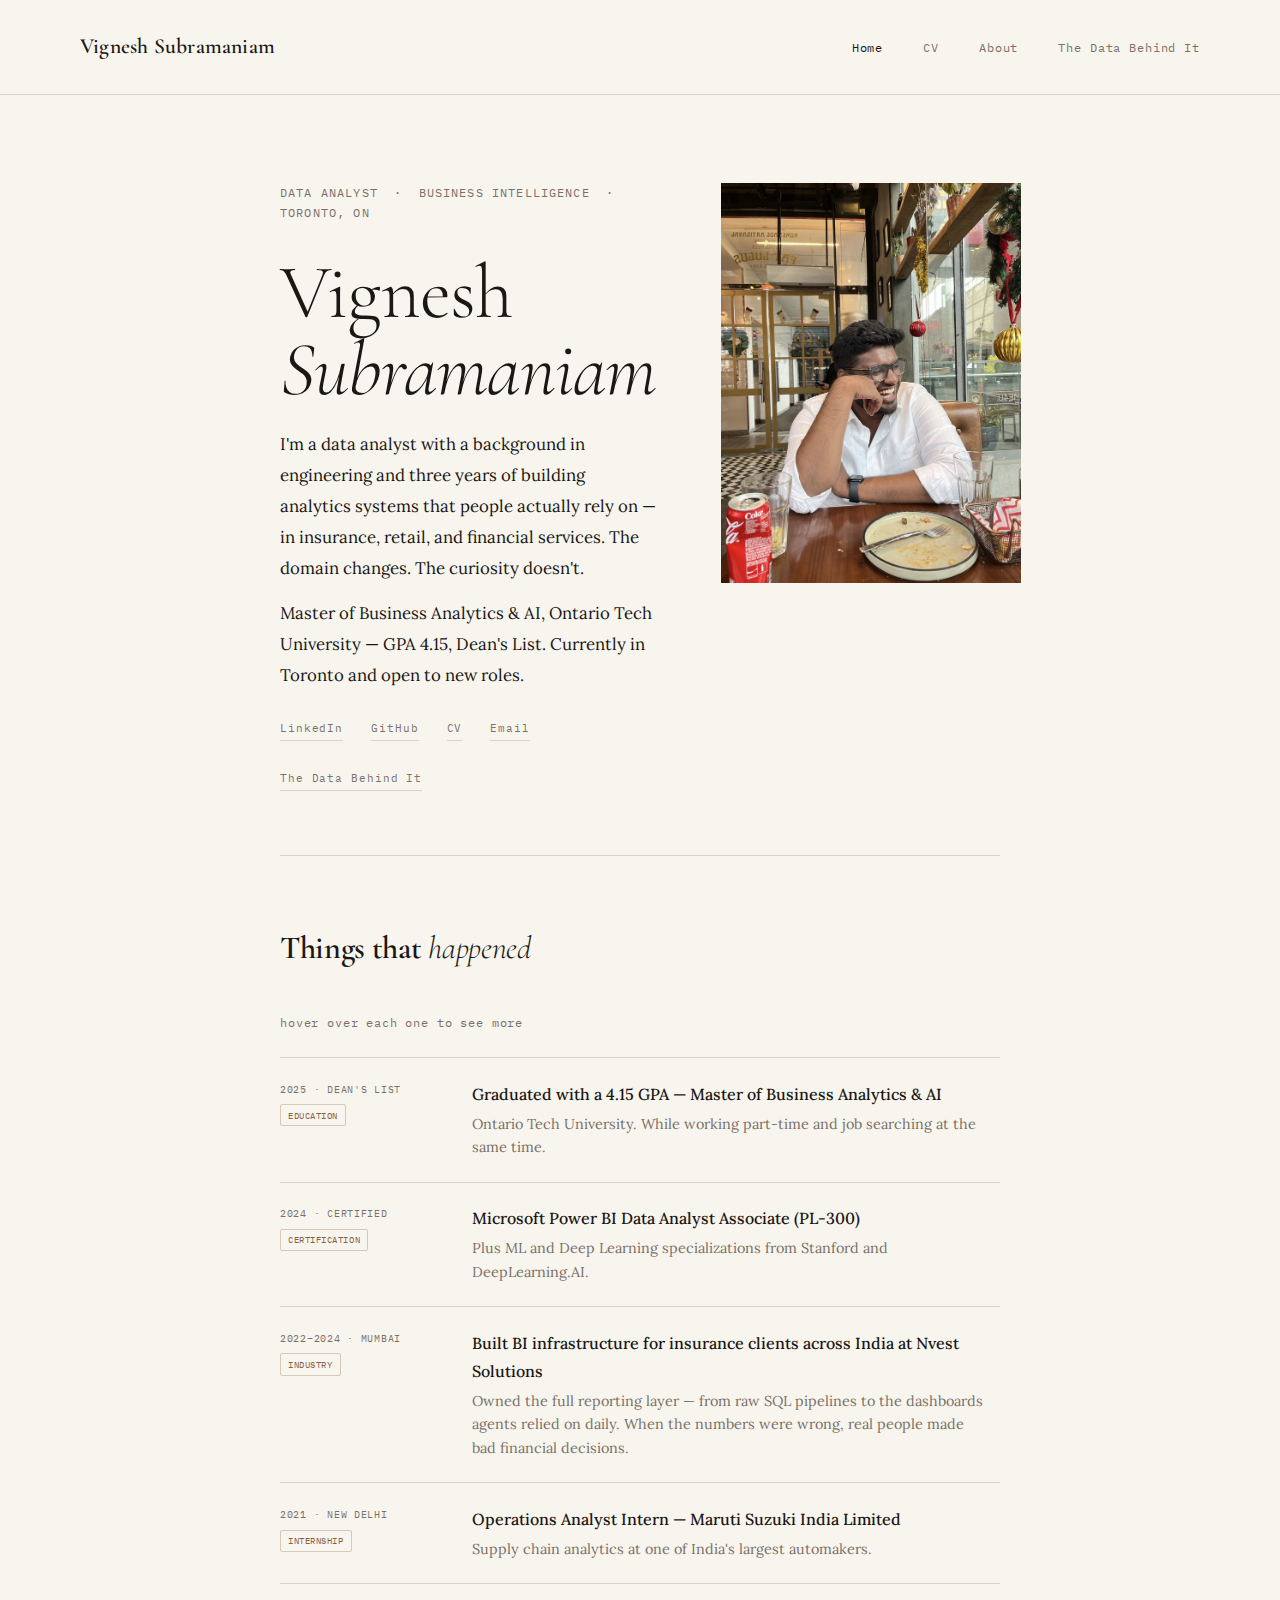
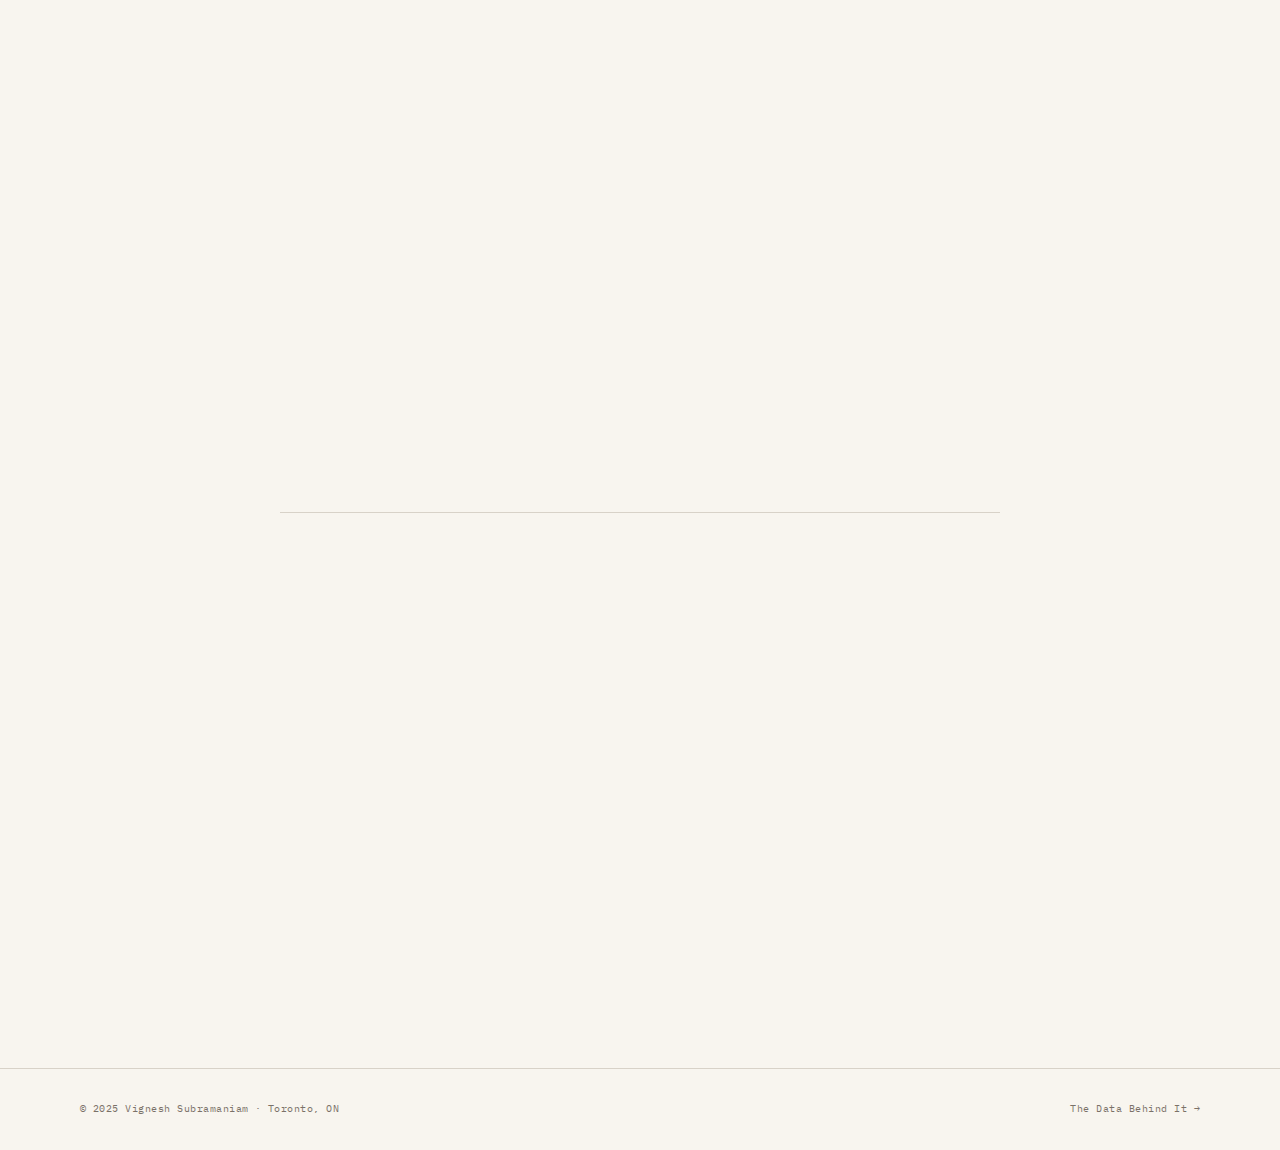
<file: index.html>
<!DOCTYPE html>
<html lang="en">
<head>
  <meta charset="UTF-8" />
  <meta name="viewport" content="width=device-width, initial-scale=1.0" />
  <title>Vignesh Subramaniam</title>
  <link rel="preconnect" href="https://fonts.googleapis.com" />
  <link href="https://fonts.googleapis.com/css2?family=Cormorant+Garamond:ital,wght@0,300;0,400;0,600;0,700;1,300;1,400;1,600&family=IBM+Plex+Mono:wght@300;400;500&family=Lora:ital,wght@0,400;0,500;1,400&display=swap" rel="stylesheet" />
  <style>
    *, *::before, *::after { box-sizing: border-box; margin: 0; padding: 0; }
    :root {
      --bg:     #F8F5EF;
      --text:   #1A1714;
      --muted:  #7A7168;
      --accent: #8B5E3C;
      --line:   #D8D2C8;
      --serif:  'Cormorant Garamond', Georgia, serif;
      --mono:   'IBM Plex Mono', monospace;
      --body:   'Lora', Georgia, serif;
    }
    html { scroll-behavior: smooth; }
    body { background: var(--bg); color: var(--text); font-family: var(--body); font-size: 17px; line-height: 1.75; }

    /* ── NAV — bigger ── */
    nav {
      display: flex; align-items: center; justify-content: space-between;
      padding: 1.75rem 5rem;
      border-bottom: 1px solid var(--line);
      position: sticky; top: 0; background: var(--bg); z-index: 100;
    }
    .nav-name {
      font-family: var(--serif); font-size: 1.35rem; font-weight: 600;
      color: var(--text); text-decoration: none; letter-spacing: 0.01em;
    }
    .nav-links { display: flex; gap: 2.5rem; list-style: none; }
    .nav-links a {
      font-family: var(--mono); font-size: 0.78rem; color: var(--muted);
      text-decoration: none; letter-spacing: 0.07em; transition: color 0.2s;
    }
    .nav-links a:hover, .nav-links a.active { color: var(--text); }

    /* ── WRAP ── */
    .wrap { max-width: 880px; margin: 0 auto; padding: 0 5rem; }

    /* ── HERO ── */
    .hero { padding: 5.5rem 0 0; }
    .hero-grid { display: grid; grid-template-columns: 1fr 300px; gap: 4rem; align-items: start; }
    .hero-text h1 {
      font-family: var(--serif); font-size: clamp(3.2rem, 6vw, 6rem);
      font-weight: 300; line-height: 1.0; letter-spacing: -0.01em; margin-bottom: 1.25rem;
    }
    .hero-text h1 em { font-style: italic; }
    .hero-role {
      font-family: var(--mono); font-size: 0.72rem; color: var(--muted);
      letter-spacing: 0.1em; text-transform: uppercase; margin-bottom: 2rem;
    }
    .hero-intro { font-size: 1.05rem; color: var(--text); line-height: 1.85; margin-bottom: 1.5rem; }
    .hero-intro p + p { margin-top: 0.85rem; }
    .social-row { display: flex; gap: 1.75rem; flex-wrap: wrap; margin-top: 1.75rem; }
    .social-row a {
      font-family: var(--mono); font-size: 0.7rem; color: var(--muted);
      text-decoration: none; letter-spacing: 0.08em;
      border-bottom: 1px solid var(--line); padding-bottom: 0.1rem;
      transition: color 0.2s, border-color 0.2s;
    }
    .social-row a:hover { color: var(--accent); border-color: var(--accent); }
    .hero-photo {
      width: 100%; aspect-ratio: 3/4; object-fit: cover;
      object-position: top center; display: block; filter: grayscale(5%);
    }

    hr { border: none; border-top: 1px solid var(--line); margin: 4rem 0; }

    /* ── SECTION TITLES ── */
    .sec { padding-bottom: 5rem; }
    .sec-title {
      font-family: var(--serif); font-size: 2rem; font-weight: 600;
      color: var(--text); margin-bottom: 2.25rem; letter-spacing: -0.01em;
    }
    .sec-title em { font-style: italic; font-weight: 300; }

    /* ── THINGS THAT HAPPENED — hover expand ── */
    .things { list-style: none; }
    .thing {
      display: grid; grid-template-columns: 160px 1fr;
      gap: 2rem; padding: 0; border-bottom: 1px solid var(--line);
      cursor: default;
      transition: background 0.25s;
    }
    .thing:first-child { border-top: 1px solid var(--line); }
    .thing:hover { background: rgba(139,94,60,0.04); }

    .thing-inner {
      padding: 1.35rem 0.75rem 1.35rem 0;
      overflow: hidden;
    }
    .thing-meta { padding: 1.35rem 0; }

    .thing-dt {
      font-family: var(--mono); font-size: 0.65rem; color: var(--muted);
      letter-spacing: 0.07em; text-transform: uppercase;
    }
    .thing-tag {
      display: inline-block; margin-top: 0.4rem;
      font-family: var(--mono); font-size: 0.55rem;
      color: var(--accent); letter-spacing: 0.06em;
      border: 1px solid rgba(139,94,60,0.3);
      padding: 0.15rem 0.45rem; border-radius: 2px;
    }

    .thing-title {
      font-family: var(--body); font-size: 1rem; font-weight: 500;
      color: var(--text); margin-bottom: 0.3rem;
    }
    .thing-summary {
      font-size: 0.9rem; color: var(--muted); line-height: 1.65;
    }
    /* expanded detail — hidden by default, visible on hover */
    .thing-detail {
      max-height: 0; overflow: hidden;
      transition: max-height 0.4s ease, opacity 0.3s ease;
      opacity: 0;
    }
    .thing:hover .thing-detail {
      max-height: 400px; opacity: 1;
    }
    .thing-detail-inner {
      margin-top: 0.85rem; padding-top: 0.85rem;
      border-top: 1px solid var(--line);
    }
    .thing-detail-inner p {
      font-size: 0.875rem; color: var(--text); line-height: 1.75; margin-bottom: 0.5rem;
    }
    .thing-tools {
      display: flex; flex-wrap: wrap; gap: 0.4rem; margin-top: 0.65rem;
    }
    .tool-chip {
      font-family: var(--mono); font-size: 0.58rem; color: var(--accent);
      background: rgba(139,94,60,0.07); border: 1px solid rgba(139,94,60,0.2);
      padding: 0.2rem 0.6rem; border-radius: 2px; letter-spacing: 0.04em;
    }
    .impact-row {
      display: flex; flex-wrap: wrap; gap: 1rem; margin-top: 0.85rem;
    }
    .impact-stat {
      display: flex; flex-direction: column;
      border-left: 2px solid var(--accent); padding-left: 0.75rem;
    }
    .impact-num {
      font-family: var(--serif); font-size: 1.6rem; font-weight: 700;
      color: var(--text); line-height: 1;
    }
    .impact-label {
      font-family: var(--mono); font-size: 0.57rem; color: var(--muted);
      letter-spacing: 0.06em; margin-top: 0.2rem;
    }

    /* ── PROJECTS ── */
    .projs { list-style: none; }
    .proj {
      display: grid; grid-template-columns: 1fr auto;
      gap: 2rem; padding: 1.35rem 0; border-bottom: 1px solid var(--line); align-items: start;
      transition: background 0.2s;
    }
    .proj:first-child { border-top: 1px solid var(--line); }
    .proj:hover { background: rgba(139,94,60,0.03); }
    .proj-name { font-size: 1rem; font-weight: 500; margin-bottom: 0.3rem; }
    .proj-desc { font-size: 0.9rem; color: var(--muted); line-height: 1.7; margin-bottom: 0.5rem; }
    .proj-tags { display: flex; gap: 0.5rem; flex-wrap: wrap; }
    .ptag { font-family: var(--mono); font-size: 0.57rem; color: var(--accent); letter-spacing: 0.05em; }
    .proj-a {
      font-family: var(--mono); font-size: 0.63rem; color: var(--muted);
      text-decoration: none; letter-spacing: 0.05em; white-space: nowrap;
      border-bottom: 1px solid var(--line); padding-bottom: 0.1rem;
      transition: color 0.2s, border-color 0.2s;
    }
    .proj-a:hover { color: var(--accent); border-color: var(--accent); }

    /* ── SKILLS ── */
    .skills-grid { display: grid; grid-template-columns: 1fr 1fr; gap: 2.5rem 5rem; }
    .sk-group h4 {
      font-family: var(--mono); font-size: 0.62rem; letter-spacing: 0.12em;
      text-transform: uppercase; color: var(--muted); margin-bottom: 0.85rem;
      border-bottom: 1px solid var(--line); padding-bottom: 0.5rem;
    }
    .sk-group ul { list-style: none; display: flex; flex-direction: column; gap: 0.45rem; }
    .sk-group li { font-size: 0.9rem; color: var(--text); }

    /* ── CONTACT ── */
    .contact-grid { display: grid; grid-template-columns: 1fr 1fr; gap: 4rem; align-items: start; }
    .contact-blurb {
      font-family: var(--serif); font-size: 1.6rem; font-style: italic;
      font-weight: 300; line-height: 1.45; color: var(--text);
    }
    .clinks { list-style: none; }
    .clink-item { padding: 0.9rem 0; border-bottom: 1px solid var(--line); }
    .clink-item:first-child { border-top: 1px solid var(--line); }
    .cl-lbl { font-family: var(--mono); font-size: 0.6rem; color: var(--muted); letter-spacing: 0.1em; text-transform: uppercase; margin-bottom: 0.2rem; }
    .cl-val { font-size: 0.95rem; color: var(--text); text-decoration: none; transition: color 0.2s; }
    .cl-val:hover { color: var(--accent); }

    /* ── FOOTER ── */
    footer { padding: 2rem 5rem; border-top: 1px solid var(--line); display: flex; justify-content: space-between; align-items: center; }
    .ft { font-family: var(--mono); font-size: 0.6rem; color: var(--muted); letter-spacing: 0.05em; }
    .ft a { color: var(--muted); text-decoration: none; }
    .ft a:hover { color: var(--accent); }

    @keyframes up { from { opacity:0; transform:translateY(12px); } to { opacity:1; transform:translateY(0); } }
    .hero-grid { animation: up 0.65s ease 0.1s both; }
    .reveal { opacity:0; transform:translateY(10px); transition: opacity 0.5s ease, transform 0.5s ease; }
    .reveal.visible { opacity:1; transform:translateY(0); }

    @media(max-width:800px){
      nav { padding:1.25rem 1.5rem; }
      .wrap { padding:0 1.5rem; }
      .hero-grid { grid-template-columns:1fr; gap:2rem; }
      .hero-photo { max-width:200px; order:-1; }
      .thing { grid-template-columns:1fr; }
      .thing-meta { padding: 1.25rem 0 0; }
      .contact-grid { grid-template-columns:1fr; gap:2rem; }
      .skills-grid { grid-template-columns:1fr; }
      footer { flex-direction:column; gap:0.5rem; padding:1.5rem; text-align:center; }
    }
    @media(max-width:500px){ .nav-links { display:none; } }
  </style>
</head>
<body>

<nav>
  <a href="index.html" class="nav-name">Vignesh Subramaniam</a>
  <ul class="nav-links">
    <li><a href="index.html" class="active">Home</a></li>
    <li><a href="cv.html">CV</a></li>
    <li><a href="about.html">About</a></li>
    <li><a href="thedatabehind.html">The Data Behind It</a></li>
  </ul>
</nav>

<div class="wrap">
  <section class="hero">
    <div class="hero-grid">
      <div class="hero-text">
        <div class="hero-role">Data Analyst &nbsp;·&nbsp; Business Intelligence &nbsp;·&nbsp; Toronto, ON</div>
        <h1>Vignesh<br><em>Subramaniam</em></h1>
        <div class="hero-intro">
          <p>I'm a data analyst with a background in engineering and three years of building analytics systems that people actually rely on — in insurance, retail, and financial services. The domain changes. The curiosity doesn't.</p>
          <p>Master of Business Analytics &amp; AI, Ontario Tech University — GPA 4.15, Dean's List. Currently in Toronto and open to new roles.</p>
        </div>
        <div class="social-row">
          <a href="https://linkedin.com/in/vignesh2912" target="_blank">LinkedIn</a>
          <a href="https://github.com/vickythatguy" target="_blank">GitHub</a>
          <a href="cv.html">CV</a>
          <a href="mailto:vignesh222022@gmail.com">Email</a>
          <a href="thedatabehind.html">The Data Behind It</a>
        </div>
      </div>
      <img src="images/vignesh-casual.jpg" alt="Vignesh Subramaniam" class="hero-photo" />
    </div>
  </section>

  <hr />

  <!-- THINGS THAT HAPPENED — hover to expand -->
  <section class="sec reveal">
    <h2 class="sec-title">Things that <em>happened</em></h2>
    <p style="font-size:0.75rem;font-family:var(--mono);color:var(--muted);letter-spacing:0.07em;margin-bottom:1.5rem;">hover over each one to see more</p>
    <ul class="things">

      <li class="thing">
        <div class="thing-meta">
          <div class="thing-dt">2025 · Dean's List</div>
          <span class="thing-tag">EDUCATION</span>
        </div>
        <div class="thing-inner">
          <div class="thing-title">Graduated with a 4.15 GPA — Master of Business Analytics &amp; AI</div>
          <div class="thing-summary">Ontario Tech University. While working part-time and job searching at the same time.</div>
          <div class="thing-detail">
            <div class="thing-detail-inner">
              <p>Completed a rigorous Master's covering Big Data Systems Design, AI Programming, Data Visualization &amp; Storytelling, and Digital Transformation. The plan kept changing. The GPA didn't. Named to the Dean's List with a 4.15 / 4.3 GPA.</p>
              <p>Served as VP of the Google Data Visualization Club — led 25+ analytics competitions across Canada, earning 2nd and 3rd place in national innovation challenges. The answer is almost never the obvious chart.</p>
            </div>
          </div>
        </div>
      </li>

      <li class="thing">
        <div class="thing-meta">
          <div class="thing-dt">2024 · Certified</div>
          <span class="thing-tag">CERTIFICATION</span>
        </div>
        <div class="thing-inner">
          <div class="thing-title">Microsoft Power BI Data Analyst Associate (PL-300)</div>
          <div class="thing-summary">Plus ML and Deep Learning specializations from Stanford and DeepLearning.AI.</div>
          <div class="thing-detail">
            <div class="thing-detail-inner">
              <p>PL-300 validated advanced Power BI skills — DAX, dimensional modeling, row-level security, and field parameters for dynamic reports. Followed up with Stanford's Machine Learning Specialization and DeepLearning.AI's Deep Learning series to strengthen the data science foundation.</p>
              <div class="thing-tools">
                <span class="tool-chip">Power BI</span><span class="tool-chip">DAX</span><span class="tool-chip">Machine Learning</span><span class="tool-chip">Deep Learning</span>
              </div>
            </div>
          </div>
        </div>
      </li>

      <li class="thing">
        <div class="thing-meta">
          <div class="thing-dt">2022–2024 · Mumbai</div>
          <span class="thing-tag">INDUSTRY</span>
        </div>
        <div class="thing-inner">
          <div class="thing-title">Built BI infrastructure for insurance clients across India at Nvest Solutions</div>
          <div class="thing-summary">Owned the full reporting layer — from raw SQL pipelines to the dashboards agents relied on daily. When the numbers were wrong, real people made bad financial decisions.</div>
          <div class="thing-detail">
            <div class="thing-detail-inner">
              <p>Designed and maintained Power BI dashboards and SQL pipelines that the corporate navigator team used for every agent proposal. Built the calculation logic for a life insurance product configurator — precision was non-negotiable because incorrect numbers directly affected proposal win rates and client trust.</p>
              <p>Automated data validation and reconciliation processes that previously required hours of manual checking. Built market-facing dashboards tracking premiums, claims ratios, and persistency across multiple insurers — used by clients to benchmark against competitors.</p>
              <div class="impact-row">
                <div class="impact-stat"><span class="impact-num">40%</span><span class="impact-label">reduction in manual reporting effort</span></div>
                <div class="impact-stat"><span class="impact-num">25%</span><span class="impact-label">fewer audit queries raised</span></div>
                <div class="impact-stat"><span class="impact-num">30%</span><span class="impact-label">improvement in data accuracy</span></div>
                <div class="impact-stat"><span class="impact-num">20%</span><span class="impact-label">faster product rollout cycles</span></div>
              </div>
              <div class="thing-tools" style="margin-top:1rem;">
                <span class="tool-chip">SQL Server</span><span class="tool-chip">Power BI</span><span class="tool-chip">DAX</span><span class="tool-chip">Excel</span><span class="tool-chip">Python</span><span class="tool-chip">BRD / FRD</span>
              </div>
            </div>
          </div>
        </div>
      </li>

      <li class="thing">
        <div class="thing-meta">
          <div class="thing-dt">2021 · New Delhi</div>
          <span class="thing-tag">INTERNSHIP</span>
        </div>
        <div class="thing-inner">
          <div class="thing-title">Operations Analyst Intern — Maruti Suzuki India Limited</div>
          <div class="thing-summary">Supply chain analytics at one of India's largest automakers.</div>
          <div class="thing-detail">
            <div class="thing-detail-inner">
              <p>Analyzed supply chain and production operations data to identify bottlenecks and support process optimization across manufacturing workflows.</p>
              <p>Learned early that the messiest, most valuable data is always the operational data — the kind that gets generated before anyone decides it should be tracked.</p>
            </div>
          </div>
        </div>
      </li>

    </ul>
  </section>

  <hr />

  <!-- PROJECTS -->
  <section class="sec reveal">
    <h2 class="sec-title"><em>Projects</em></h2>
    <ul class="projs">
      <li class="proj">
        <div>
          <div class="proj-name">Fraud Detection Analytics Pipeline</div>
          <div class="proj-desc">Full AML-style pipeline in SQL Server — customer spending baselines, z-score anomaly detection, velocity rules, composite risk scoring. The hard question: what does normal behavior actually look like?</div>
          <div class="proj-tags"><span class="ptag">SQL SERVER</span><span class="ptag">Z-SCORE</span><span class="ptag">RISK SCORING</span><span class="ptag">AML</span></div>
        </div>
        <a href="https://github.com/vickythatguy/fraud-detection-analytics" target="_blank" class="proj-a">GitHub ↗</a>
      </li>
      <li class="proj">
        <div>
          <div class="proj-name">Grocery Customer Analytics — Instacart Dataset</div>
          <div class="proj-desc">3M+ orders analyzed across reorder patterns, basket composition, and purchase cycles. Built end-to-end in SQL Server. What does a shopping cart tell you about someone's week?</div>
          <div class="proj-tags"><span class="ptag">SQL SERVER</span><span class="ptag">BASKET ANALYSIS</span><span class="ptag">CUSTOMER BEHAVIOR</span></div>
        </div>
        <a href="https://github.com/vickythatguy" target="_blank" class="proj-a">GitHub ↗</a>
      </li>
      <li class="proj">
        <div>
          <div class="proj-name">Insurance Market Analytics Dashboard</div>
          <div class="proj-desc">Power BI tracking premiums, claims ratios, and persistency across insurers. Snowflake schema, field parameters, RLS. The challenge was making actuarial data readable to a salesperson in the field.</div>
          <div class="proj-tags"><span class="ptag">POWER BI</span><span class="ptag">DAX</span><span class="ptag">RLS</span><span class="ptag">SNOWFLAKE SCHEMA</span></div>
        </div>
        <a href="https://github.com/vickythatguy/insurancedashboard" target="_blank" class="proj-a">GitHub ↗</a>
      </li>
      <li class="proj">
        <div>
          <div class="proj-name">Vendor Performance Analytics</div>
          <div class="proj-desc">KPI system tracking SLA compliance, defect rates, and delivery failures — built to surface which vendors' promises don't match their record.</div>
          <div class="proj-tags"><span class="ptag">SQL</span><span class="ptag">PYTHON</span><span class="ptag">POWER BI</span></div>
        </div>
        <a href="https://github.com/vickythatguy/vendor-performance-analytics" target="_blank" class="proj-a">GitHub ↗</a>
      </li>
      <li class="proj">
        <div>
          <div class="proj-name">SMS Spam Classifier</div>
          <div class="proj-desc">TF-IDF + soft-voting ensemble (Naive Bayes, Logistic Regression, SVM). Spam evolves — so the model learns intent signals, not just vocabulary patterns.</div>
          <div class="proj-tags"><span class="ptag">PYTHON</span><span class="ptag">NLP</span><span class="ptag">TF-IDF</span><span class="ptag">SCIKIT-LEARN</span></div>
        </div>
        <a href="https://github.com/vickythatguy/SmsSpamClassifier" target="_blank" class="proj-a">GitHub ↗</a>
      </li>
      <li class="proj">
        <div>
          <div class="proj-name">Banking Risk Analytics Dashboard</div>
          <div class="proj-desc">Credit exposure, LTV ratios, and default patterns segmented by region and product type — designed to surface concentration risk that aggregated reports hide.</div>
          <div class="proj-tags"><span class="ptag">POWER BI</span><span class="ptag">DAX</span><span class="ptag">CREDIT RISK</span></div>
        </div>
        <a href="https://github.com/vickythatguy/bankingAnalysis" target="_blank" class="proj-a">GitHub ↗</a>
      </li>
    </ul>
    <p style="margin-top:1.5rem;font-family:var(--mono);font-size:0.65rem;">
      <a href="https://github.com/vickythatguy" target="_blank" style="color:var(--muted);text-decoration:none;border-bottom:1px solid var(--line);padding-bottom:0.1rem;">All projects on GitHub ↗</a>
    </p>
  </section>

  <hr />

  <!-- SKILLS -->
  <section class="sec reveal">
    <h2 class="sec-title">Technical <em>skills</em></h2>
    <div class="skills-grid">
      <div class="sk-group">
        <h4>Query &amp; Engineering</h4>
        <ul>
          <li>SQL — SQL Server, BigQuery, PostgreSQL</li>
          <li>Python — Pandas, NumPy, Scikit-learn</li>
          <li>ETL pipelines &amp; data validation</li>
          <li>Azure · Databricks · GCP</li>
        </ul>
      </div>
      <div class="sk-group">
        <h4>Business Intelligence</h4>
        <ul>
          <li>Power BI · DAX · PL-300 Certified</li>
          <li>Tableau · Looker</li>
          <li>Dimensional modeling · snowflake schema</li>
          <li>Row-level security · field parameters</li>
        </ul>
      </div>
      <div class="sk-group">
        <h4>Analytics &amp; ML</h4>
        <ul>
          <li>Customer segmentation — KMeans, AutoEncoder</li>
          <li>NLP · TF-IDF · sentiment analysis</li>
          <li>A/B testing · forecasting</li>
          <li>Risk scoring · anomaly detection</li>
        </ul>
      </div>
      <div class="sk-group">
        <h4>Domain</h4>
        <ul>
          <li>Insurance &amp; actuarial products</li>
          <li>Financial services · AML</li>
          <li>Retail &amp; customer insights</li>
          <li>BRD / FRD documentation</li>
        </ul>
      </div>
    </div>
  </section>

  <hr />

  <!-- CONTACT -->
  <section class="sec reveal">
    <h2 class="sec-title">Get in <em>touch</em></h2>
    <div class="contact-grid">
      <p class="contact-blurb">Always up for a conversation about hard data problems, unusual datasets, or why your BI reports don't quite say what you think they say.</p>
      <ul class="clinks">
        <li class="clink-item"><div class="cl-lbl">Email</div><a href="mailto:vignesh222022@gmail.com" class="cl-val">vignesh222022@gmail.com</a></li>
        <li class="clink-item"><div class="cl-lbl">LinkedIn</div><a href="https://linkedin.com/in/vignesh2912" target="_blank" class="cl-val">linkedin.com/in/vignesh2912</a></li>
        <li class="clink-item"><div class="cl-lbl">GitHub</div><a href="https://github.com/vickythatguy" target="_blank" class="cl-val">github.com/vickythatguy</a></li>
        <li class="clink-item"><div class="cl-lbl">Phone</div><span class="cl-val">+1 289-356-7697</span></li>
      </ul>
    </div>
  </section>
</div>

<footer>
  <span class="ft">© 2025 Vignesh Subramaniam · Toronto, ON</span>
  <span class="ft"><a href="thedatabehind.html">The Data Behind It →</a></span>
</footer>

<script>
  const obs = new IntersectionObserver(es => es.forEach(e => { if(e.isIntersecting){ e.target.classList.add('visible'); obs.unobserve(e.target); } }), {threshold:0.06});
  document.querySelectorAll('.reveal').forEach(el => obs.observe(el));
</script>
</body>
</html>
</file>
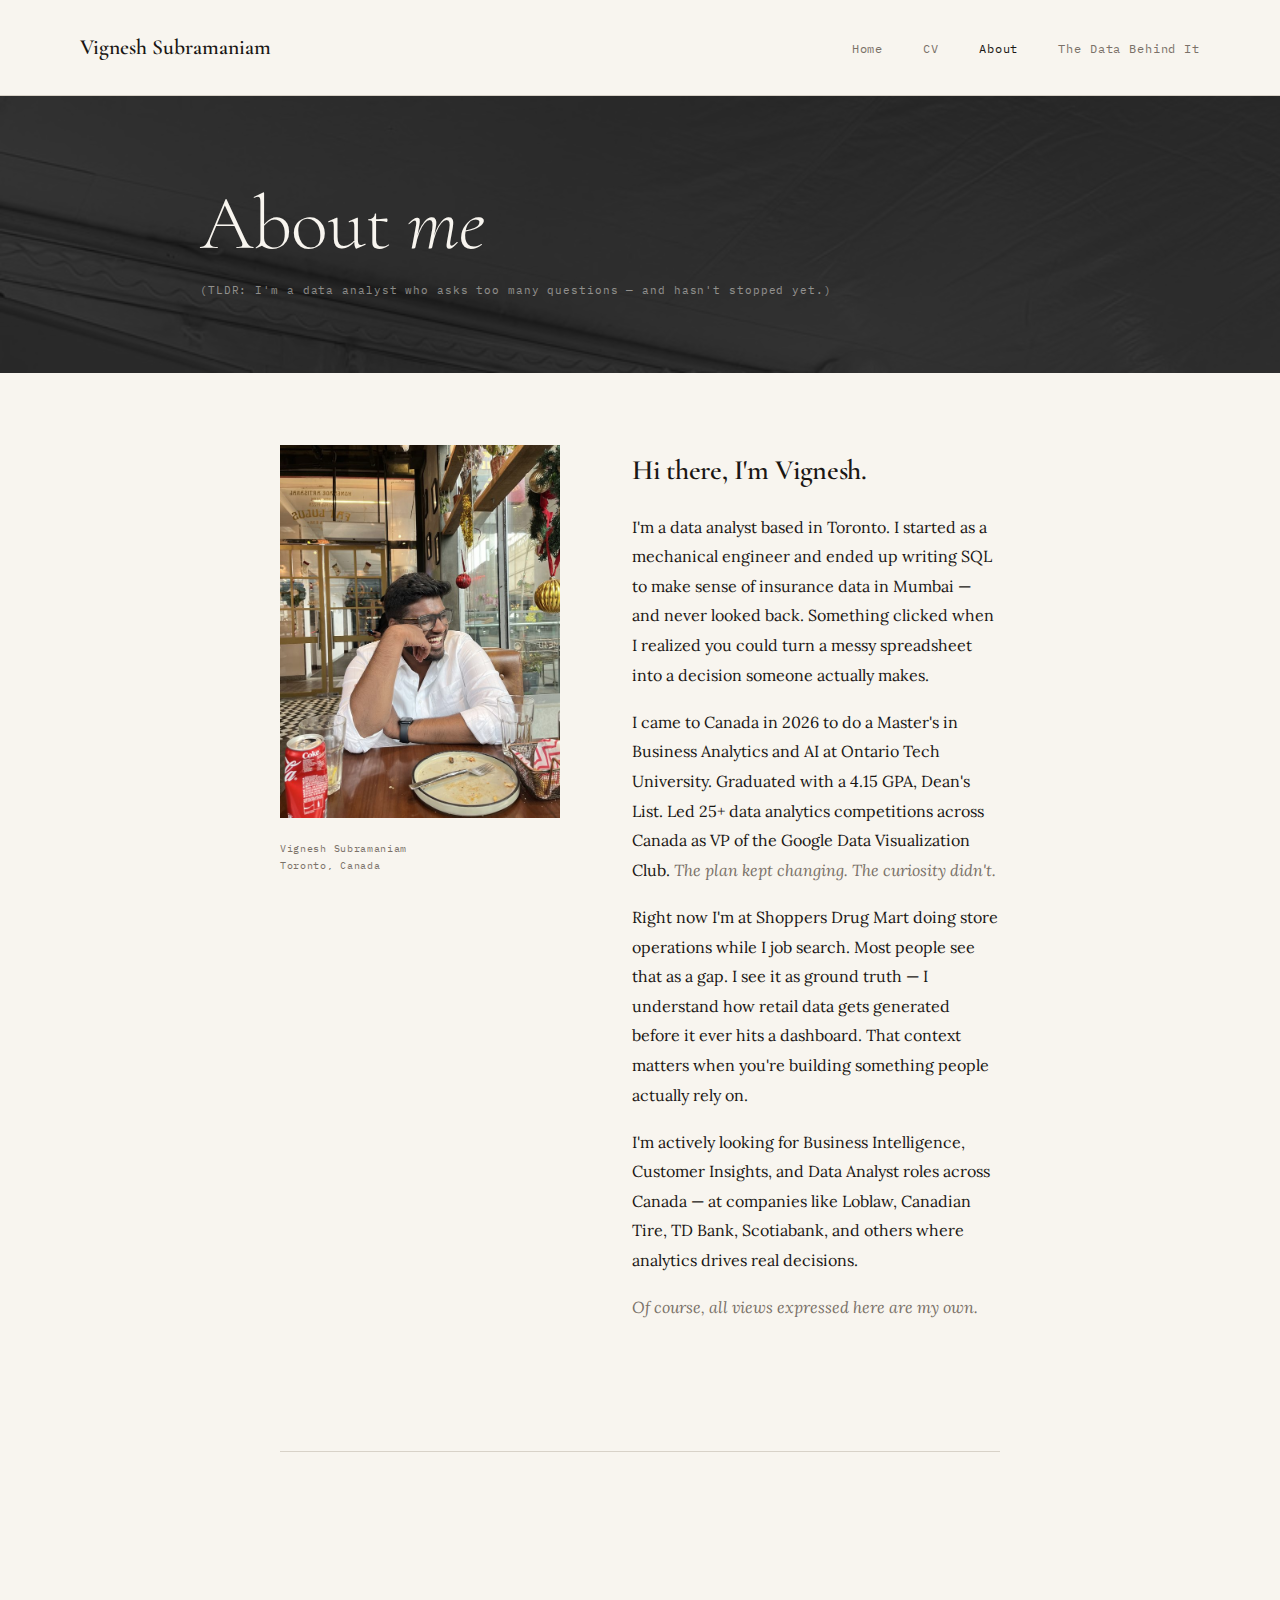
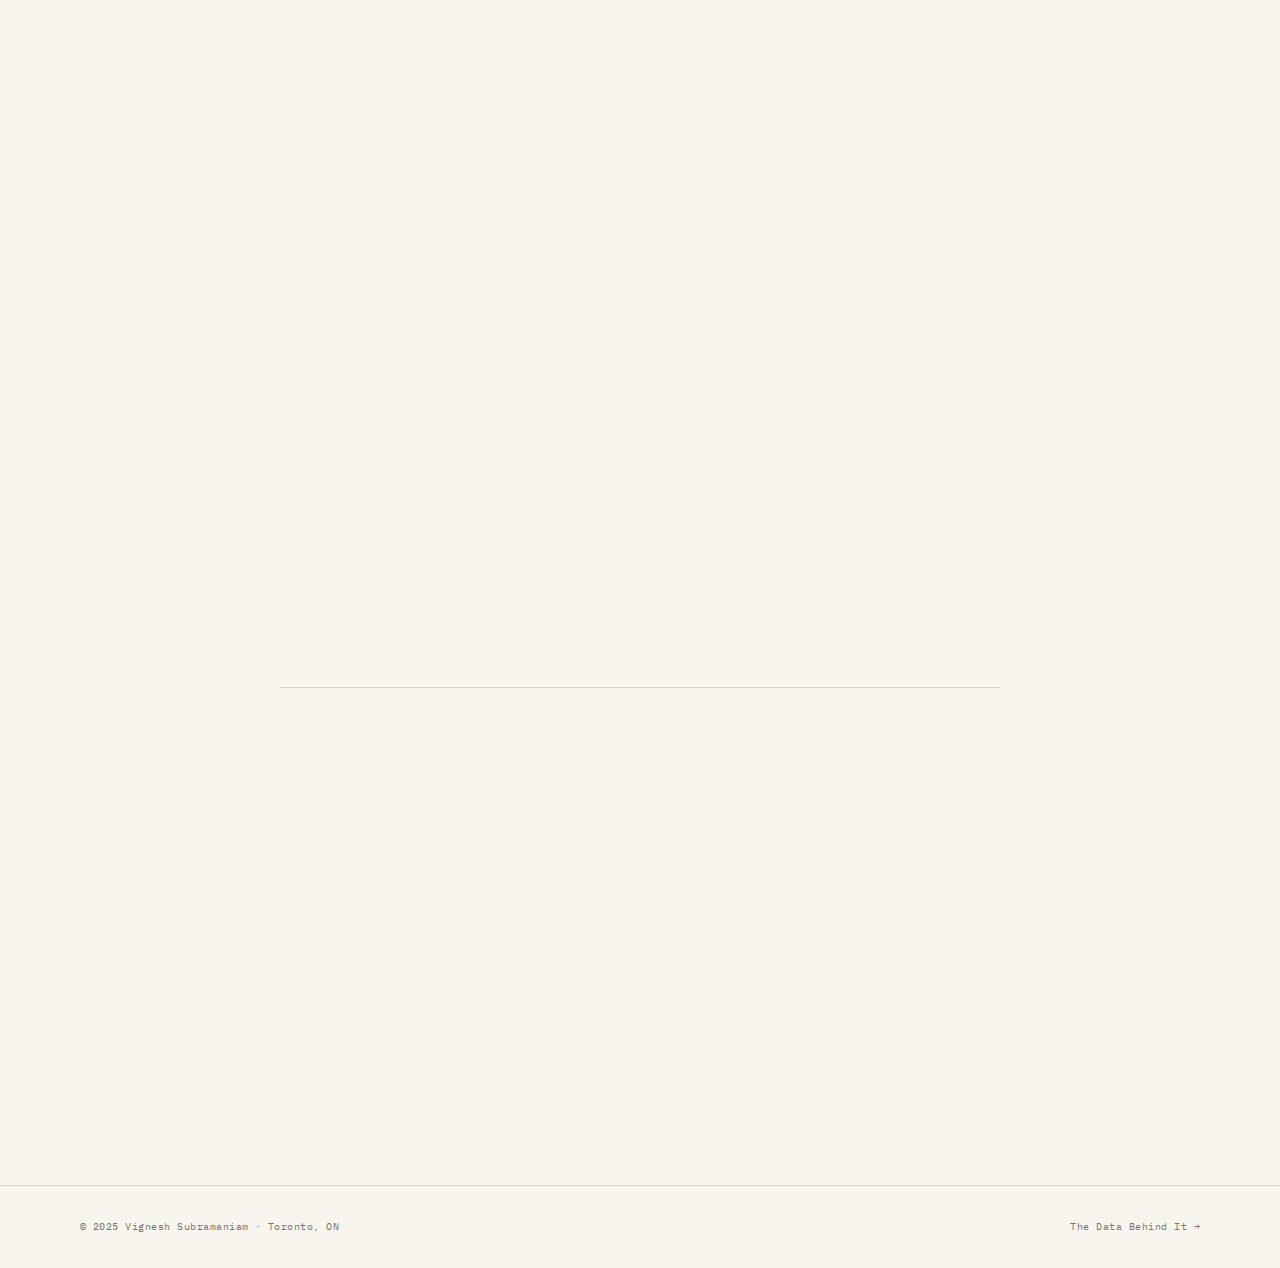
<file: about.html>
<!DOCTYPE html>
<html lang="en">
<head>
  <meta charset="UTF-8" />
  <meta name="viewport" content="width=device-width, initial-scale=1.0" />
  <title>About — Vignesh Subramaniam</title>
  <link rel="preconnect" href="https://fonts.googleapis.com" />
  <link href="https://fonts.googleapis.com/css2?family=Cormorant+Garamond:ital,wght@0,300;0,400;0,600;0,700;1,300;1,400;1,600&family=IBM+Plex+Mono:wght@300;400;500&family=Lora:ital,wght@0,400;0,500;1,400&display=swap" rel="stylesheet" />
  <style>
    *, *::before, *::after { box-sizing: border-box; margin: 0; padding: 0; }
    :root {
      --bg:     #F8F5EF;
      --text:   #1A1714;
      --muted:  #7A7168;
      --accent: #8B5E3C;
      --line:   #D8D2C8;
      --serif:  'Cormorant Garamond', Georgia, serif;
      --mono:   'IBM Plex Mono', monospace;
      --body:   'Lora', Georgia, serif;
    }
    body { background: var(--bg); color: var(--text); font-family: var(--body); font-size: 17px; line-height: 1.8; }

    nav { display:flex; align-items:center; justify-content:space-between; padding:1.75rem 5rem; border-bottom:1px solid var(--line); position:sticky; top:0; background:var(--bg); z-index:100; }
    .nav-name { font-family:var(--serif); font-size:1.35rem; font-weight:600; color:var(--text); text-decoration:none; }
    .nav-links { display:flex; gap:2.5rem; list-style:none; }
    .nav-links a { font-family:var(--mono); font-size:0.78rem; color:var(--muted); text-decoration:none; letter-spacing:0.07em; transition:color 0.2s; }
    .nav-links a:hover, .nav-links a.active { color:var(--text); }

    /* HERO with graduation photo as background */
    .about-hero {
      background: #111; padding: 5.5rem 5rem 4.5rem;
      position: relative; overflow: hidden;
    }
    .about-hero::before {
      content:''; position:absolute; inset:0;
      background: url('images/vignesh-graduation.jpg') center top / cover no-repeat;
      opacity: 0.16; filter: grayscale(100%);
    }
    .hero-in { position:relative; z-index:1; max-width:880px; margin:0 auto; }
    .hero-in h1 { font-family:var(--serif); font-size:clamp(3rem,6vw,5.5rem); font-weight:300; color:#F8F5EF; line-height:1.05; letter-spacing:-0.01em; margin-bottom:1rem; }
    .hero-in h1 em { font-style:italic; }
    .hero-tldr { font-family:var(--mono); font-size:0.7rem; color:rgba(248,245,239,0.5); letter-spacing:0.08em; }

    .wrap { max-width:880px; margin:0 auto; padding:0 5rem; }
    hr { border:none; border-top:1px solid var(--line); margin:3.5rem 0; }

    /* ABOUT GRID */
    .about-grid { display:grid; grid-template-columns:280px 1fr; gap:4.5rem; align-items:start; padding:4.5rem 0; }

    /* photo with hover expand + caption */
    .photo-wrap { position:relative; display:inline-block; width:100%; cursor:zoom-in; }
    .photo-wrap img {
      width:100%; display:block; filter:grayscale(5%);
      transition: transform 0.35s ease, filter 0.3s ease;
    }
    .photo-wrap:hover img { transform:scale(1.03); filter:grayscale(0%); }
    .photo-caption {
      position:absolute; bottom:0; left:0; right:0;
      background: linear-gradient(to top, rgba(26,23,20,0.82) 0%, transparent 100%);
      padding:1.75rem 1rem 0.85rem;
      opacity:0; transition:opacity 0.3s ease;
    }
    .photo-wrap:hover .photo-caption { opacity:1; }
    .photo-caption-text {
      font-family:var(--mono); font-size:0.6rem; color:#F8F5EF;
      letter-spacing:0.06em; line-height:1.55;
    }
    .photo-label { font-family:var(--mono); font-size:0.62rem; color:var(--muted); letter-spacing:0.07em; line-height:1.7; margin-top:0.85rem; }

    /* about text — bigger */
    .about-text h2 { font-family:var(--serif); font-size:1.75rem; font-weight:600; margin-bottom:1.1rem; letter-spacing:-0.01em; }
    .about-text p { font-size:1rem; color:var(--text); line-height:1.85; margin-bottom:1.1rem; }
    .about-text p:last-child { margin-bottom:0; }
    .about-text p em { font-style:italic; color:var(--muted); }

    /* OUTSIDE OF WORK */
    .outside-section { padding:0 0 4rem; }
    .out-title { font-family:var(--serif); font-size:1.75rem; font-weight:600; margin-bottom:1.75rem; letter-spacing:-0.01em; }
    .out-title em { font-style:italic; font-weight:300; }
    .out-grid { display:grid; grid-template-columns:1fr 1fr 1fr; gap:1px; background:var(--line); }
    .out-item { background:var(--bg); padding:1.5rem; transition:background 0.2s; }
    .out-item:hover { background:rgba(139,94,60,0.05); }
    .out-icon { font-family:var(--mono); font-size:0.6rem; color:var(--accent); letter-spacing:0.12em; text-transform:uppercase; margin-bottom:0.6rem; }
    .out-name { font-family:var(--body); font-size:0.95rem; font-weight:500; color:var(--text); margin-bottom:0.3rem; }
    .out-note { font-size:0.855rem; color:var(--muted); line-height:1.65; }

    /* PHOTO STRIP — hover to expand */
    .strip-title { font-family:var(--mono); font-size:0.62rem; color:var(--muted); letter-spacing:0.12em; text-transform:uppercase; margin-bottom:1.5rem; }
    .photo-strip { display:grid; grid-template-columns:1fr 1fr 1fr; gap:1px; background:var(--line); margin-bottom:5rem; }
    .ps-item { background:var(--bg); overflow:hidden; position:relative; cursor:zoom-in; }
    .ps-item img {
      width:100%; aspect-ratio:3/4; object-fit:cover; object-position:top center;
      display:block; filter:grayscale(8%);
      transition:filter 0.3s, transform 0.45s;
    }
    .ps-item:hover img { filter:grayscale(0%); transform:scale(1.04); }
    .ps-caption {
      position:absolute; bottom:0; left:0; right:0;
      background:linear-gradient(to top, rgba(26,23,20,0.88) 0%, transparent 100%);
      padding:2rem 1rem 0.85rem;
      opacity:0; transition:opacity 0.3s;
    }
    .ps-item:hover .ps-caption { opacity:1; }
    .ps-caption-text { font-family:var(--mono); font-size:0.6rem; color:#F8F5EF; letter-spacing:0.06em; line-height:1.6; }

    footer { padding:2rem 5rem; border-top:1px solid var(--line); display:flex; justify-content:space-between; align-items:center; }
    .ft { font-family:var(--mono); font-size:0.6rem; color:var(--muted); letter-spacing:0.05em; }
    .ft a { color:var(--muted); text-decoration:none; }
    .ft a:hover { color:var(--accent); }

    .reveal { opacity:0; transform:translateY(10px); transition: opacity 0.5s ease, transform 0.5s ease; }
    .reveal.visible { opacity:1; transform:translateY(0); }

    @media(max-width:800px){
      nav { padding:1.25rem 1.5rem; } .about-hero { padding:4rem 1.5rem 3rem; }
      .wrap { padding:0 1.5rem; } .about-grid { grid-template-columns:1fr; gap:2.5rem; }
      .out-grid { grid-template-columns:1fr 1fr; } .photo-strip { grid-template-columns:1fr; }
      footer { flex-direction:column; gap:0.5rem; padding:1.5rem; text-align:center; }
    }
    @media(max-width:500px){ .nav-links { display:none; } .out-grid { grid-template-columns:1fr; } }
  </style>
</head>
<body>

<nav>
  <a href="index.html" class="nav-name">Vignesh Subramaniam</a>
  <ul class="nav-links">
    <li><a href="index.html">Home</a></li>
    <li><a href="cv.html">CV</a></li>
    <li><a href="about.html" class="active">About</a></li>
    <li><a href="thedatabehind.html">The Data Behind It</a></li>
  </ul>
</nav>

<div class="about-hero">
  <div class="hero-in">
    <h1>About <em>me</em></h1>
    <p class="hero-tldr">(TLDR: I'm a data analyst who asks too many questions — and hasn't stopped yet.)</p>
  </div>
</div>

<div class="wrap">

  <div class="about-grid reveal">
    <div>
      <div class="photo-wrap">
        <img src="images/vignesh-casual.jpg" alt="Vignesh Subramaniam" />
        <div class="photo-caption">
          <div class="photo-caption-text">Toronto, Canada · the kind of laugh that comes after finishing a hard semester and a good meal</div>
        </div>
      </div>
      <div class="photo-label">
        Vignesh Subramaniam<br>
        Toronto, Canada
      </div>
    </div>
    <div class="about-text">
      <h2>Hi there, I'm Vignesh.</h2>
      <p>I'm a data analyst based in Toronto. I started as a mechanical engineer and ended up writing SQL to make sense of insurance data in Mumbai — and never looked back. Something clicked when I realized you could turn a messy spreadsheet into a decision someone actually makes.</p>
      <p>I came to Canada in 2026 to do a Master's in Business Analytics and AI at Ontario Tech University. Graduated with a 4.15 GPA, Dean's List. Led 25+ data analytics competitions across Canada as VP of the Google Data Visualization Club. <em>The plan kept changing. The curiosity didn't.</em></p>
      <p>Right now I'm at Shoppers Drug Mart doing store operations while I job search. Most people see that as a gap. I see it as ground truth — I understand how retail data gets generated before it ever hits a dashboard. That context matters when you're building something people actually rely on.</p>
      <p>I'm actively looking for Business Intelligence, Customer Insights, and Data Analyst roles across Canada — at companies like Loblaw, Canadian Tire, TD Bank, Scotiabank, and others where analytics drives real decisions.</p>
      <p><em>Of course, all views expressed here are my own.</em></p>
    </div>
  </div>

  <hr />

  <!-- OUTSIDE OF WORK -->
  <section class="outside-section reveal">
    <h2 class="out-title">Outside of <em>work</em></h2>
    <div class="out-grid">
      <div class="out-item">
        <div class="out-icon">Gaming</div>
        <div class="out-name">Competitive FPS</div>
        <div class="out-note">I play competitive FPS and think about win rates, positioning patterns, and decision trees under pressure more than most people find normal. The data brain doesn't turn off.</div>
      </div>
      <div class="out-item">
        <div class="out-icon">Travel</div>
        <div class="out-name">Exploring cities</div>
        <div class="out-note">I love wandering into new places with no plan and seeing what I find. Moving from India to Canada is the biggest version of that — and it's been worth every awkward first winter.</div>
      </div>
      <div class="out-item">
        <div class="out-icon">Chess</div>
        <div class="out-name">Chess (I'm bad at it)</div>
        <div class="out-note">I play chess badly and enthusiastically. Somewhere between a beginner and someone who should know better. What I love about it is that every game is just a sequence of decisions — same as analytics, worse consequences.</div>
      </div>
      <div class="out-item">
        <div class="out-icon">Photography</div>
        <div class="out-name">Chasing sunrises &amp; sunsets</div>
        <div class="out-note">There's something about that 20-minute window when the light changes completely that I can't walk past without stopping. Toronto's waterfront at golden hour hasn't gotten old yet.</div>
      </div>
      <div class="out-item">
        <div class="out-icon">Reading</div>
        <div class="out-name">Books — data and fiction both</div>
        <div class="out-note">I read data books for work and Dostoevsky or Kafka for everything else. The overlap is more than you'd think — both are about what people do when they're under pressure.</div>
      </div>
      <div class="out-item">
        <div class="out-icon">Currently</div>
        <div class="out-name">Job searching + networking</div>
        <div class="out-note">Actively building connections in Toronto's data and analytics community. If you want to grab a coffee or a LinkedIn chat, I'm always up for it — reach out anytime.</div>
      </div>
    </div>
  </section>

  <hr />

  <!-- IN PICTURES -->
  <div class="reveal">
    <div class="strip-title">In pictures — hover to see more</div>
    <div class="photo-strip">
      <div class="ps-item">
        <img src="images/vignesh-graduation.jpg" alt="Convocation at Ontario Tech" />
        <div class="ps-caption">
          <div class="ps-caption-text">Ontario Tech University convocation · Master of Business Analytics &amp; AI · GPA 4.15 · Dean's List · 2025 · the gown is a rental but the degree is real</div>
        </div>
      </div>
      <div class="ps-item">
        <img src="images/vignesh-casual.jpg" alt="Vignesh at a restaurant" />
        <div class="ps-caption">
          <div class="ps-caption-text">Toronto · post-finals dinner · the plate was empty long before this photo was taken · Christmas 2024</div>
        </div>
      </div>
      <div class="ps-item">
        <img src="images/vignesh-casual2.jpg" alt="Vignesh" />
        <div class="ps-caption">
          <div class="ps-caption-text">Somewhere in Toronto · the plaid jacket is doing more work than the data models that week · genuinely curious about what was on that plate</div>
        </div>
      </div>
    </div>
  </div>

</div>

<footer>
  <span class="ft">© 2025 Vignesh Subramaniam · Toronto, ON</span>
  <span class="ft"><a href="thedatabehind.html">The Data Behind It →</a></span>
</footer>

<script>
  const obs = new IntersectionObserver(es => es.forEach(e => { if(e.isIntersecting){ e.target.classList.add('visible'); obs.unobserve(e.target); } }), {threshold:0.06});
  document.querySelectorAll('.reveal').forEach(el => obs.observe(el));
</script>
</body>
</html>
</file>
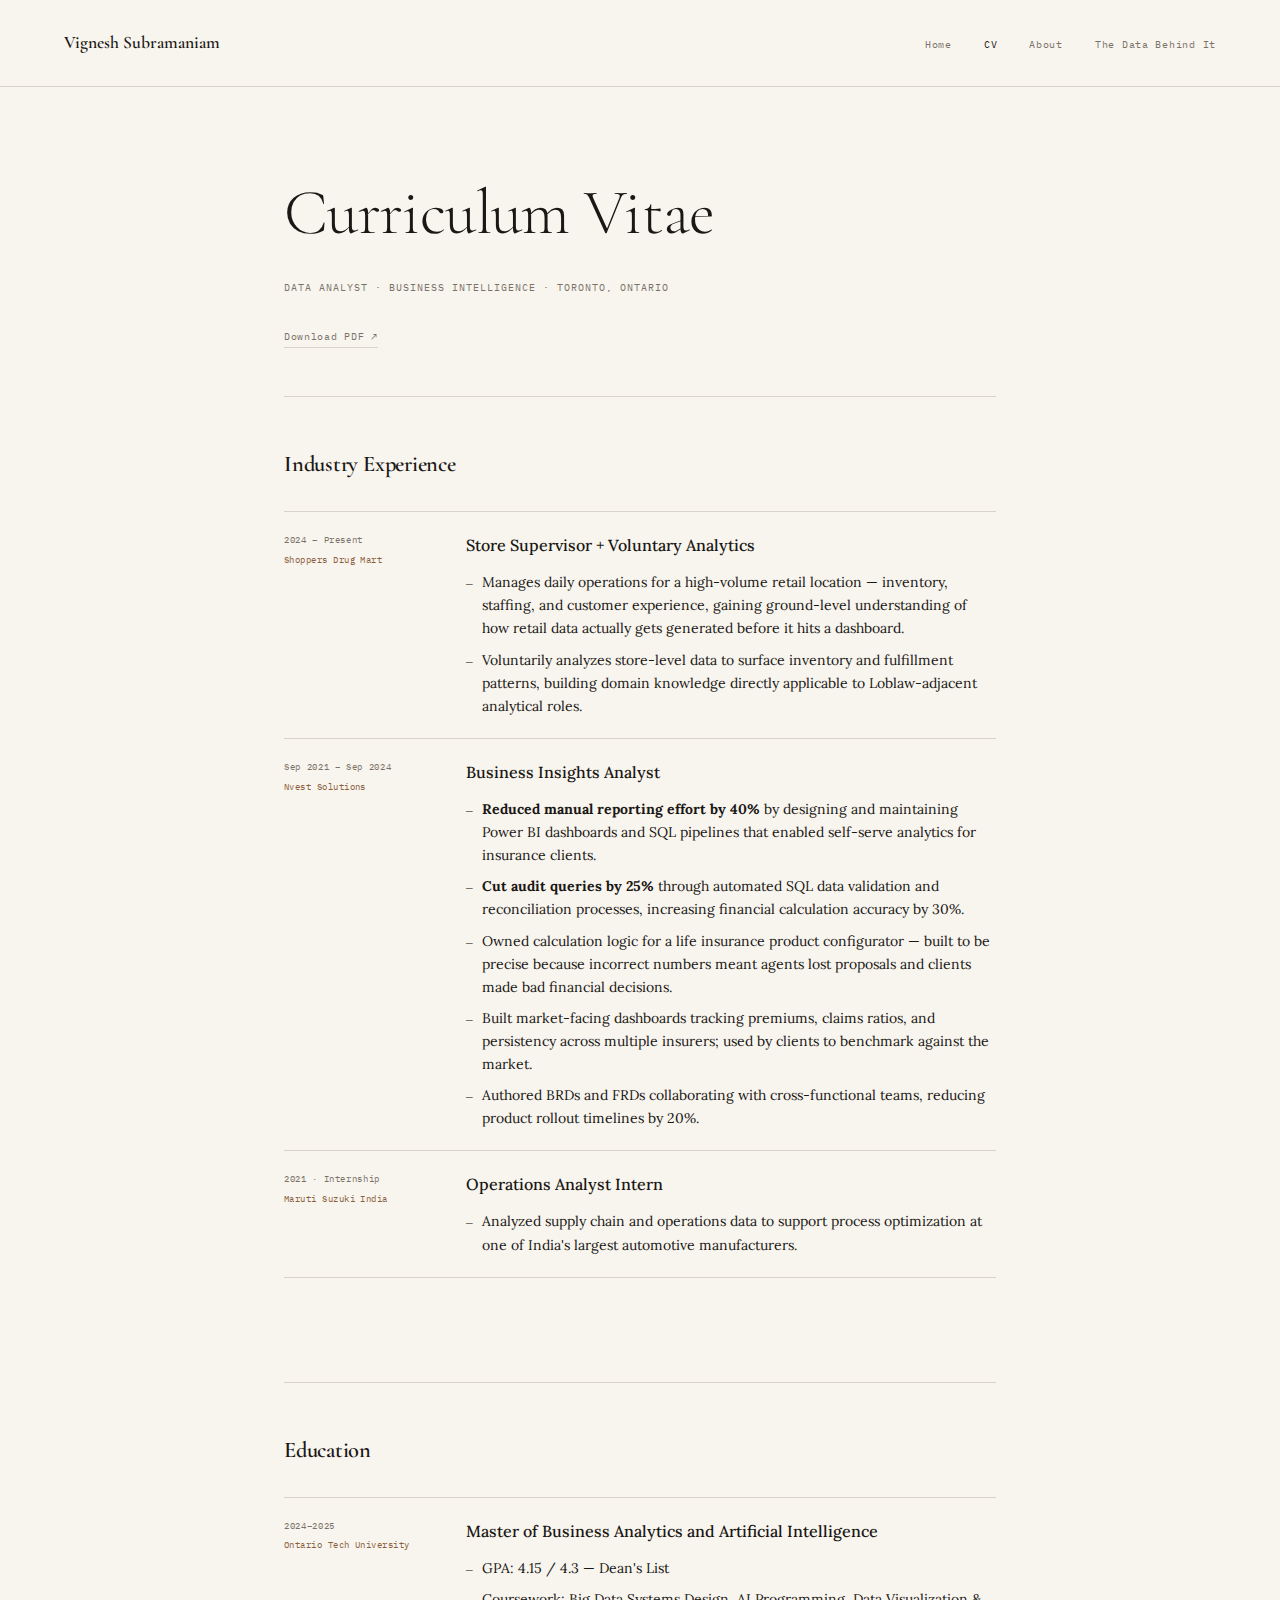
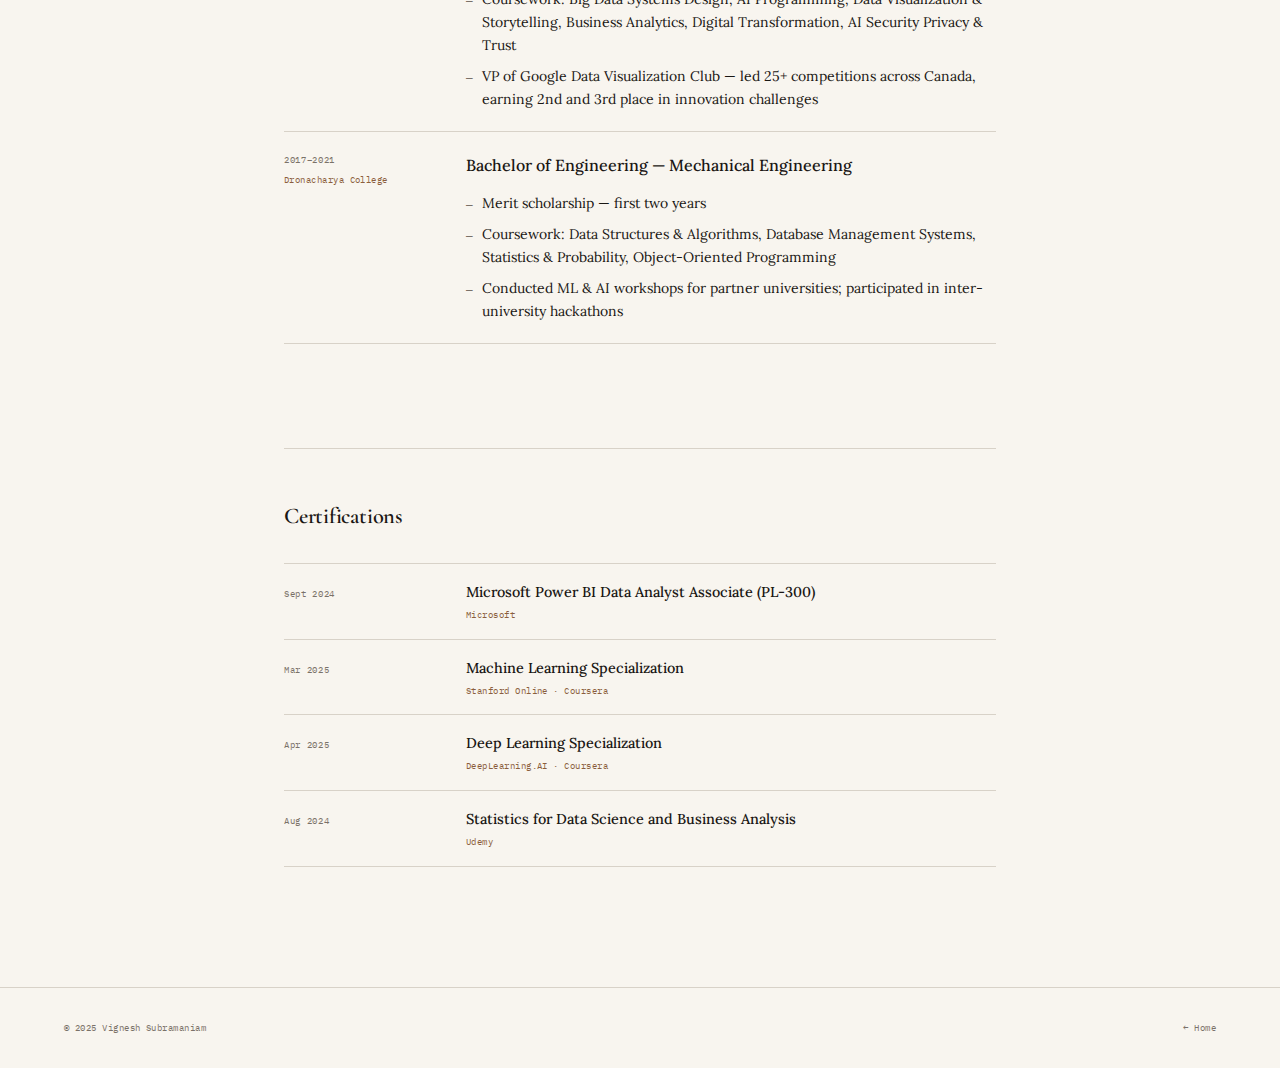
<file: cv.html>
<!DOCTYPE html>
<html lang="en">
<head>
  <meta charset="UTF-8" />
  <meta name="viewport" content="width=device-width, initial-scale=1.0" />
  <title>CV — Vignesh Subramaniam</title>
  <link rel="preconnect" href="https://fonts.googleapis.com" />
  <link href="https://fonts.googleapis.com/css2?family=Cormorant+Garamond:ital,wght@0,300;0,400;0,600;0,700;1,300;1,400;1,600&family=IBM+Plex+Mono:wght@300;400;500&family=Lora:ital,wght@0,400;0,500;1,400&display=swap" rel="stylesheet" />
  <style>
    *, *::before, *::after { box-sizing: border-box; margin: 0; padding: 0; }
    :root {
      --bg:     #F8F5EF;
      --text:   #1A1714;
      --muted:  #7A7168;
      --accent: #8B5E3C;
      --line:   #D8D2C8;
      --serif:  'Cormorant Garamond', Georgia, serif;
      --mono:   'IBM Plex Mono', monospace;
      --body:   'Lora', Georgia, serif;
    }
    html { scroll-behavior: smooth; }
    body { background: var(--bg); color: var(--text); font-family: var(--body); font-size: 16px; line-height: 1.7; }

    nav { display: flex; align-items: center; justify-content: space-between; padding: 1.75rem 4rem; border-bottom: 1px solid var(--line); position: sticky; top: 0; background: var(--bg); z-index: 100; }
    .nav-name { font-family: var(--serif); font-size: 1.1rem; font-weight: 600; color: var(--text); text-decoration: none; }
    .nav-links { display: flex; gap: 2rem; list-style: none; }
    .nav-links a { font-family: var(--mono); font-size: 0.65rem; color: var(--muted); text-decoration: none; letter-spacing: 0.07em; transition: color 0.2s; }
    .nav-links a:hover, .nav-links a.active { color: var(--text); }

    .wrap { max-width: 840px; margin: 0 auto; padding: 0 4rem; }

    .page-head { padding: 4.5rem 0 0; margin-bottom: 3rem; }
    .page-head h1 { font-family: var(--serif); font-size: clamp(2.5rem, 5vw, 4rem); font-weight: 300; letter-spacing: -0.01em; color: var(--text); }
    .page-head .sub { font-family: var(--mono); font-size: 0.62rem; color: var(--muted); letter-spacing: 0.1em; text-transform: uppercase; margin-top: 0.75rem; }

    hr { border: none; border-top: 1px solid var(--line); margin: 3rem 0; }

    .cv-section { padding-bottom: 3.5rem; }
    .cv-head { font-family: var(--serif); font-size: 1.4rem; font-weight: 600; color: var(--text); margin-bottom: 1.75rem; letter-spacing: -0.01em; }

    /* ENTRY */
    .entry { display: grid; grid-template-columns: 150px 1fr; gap: 2rem; padding: 1.25rem 0; border-bottom: 1px solid var(--line); }
    .entry:first-of-type { border-top: 1px solid var(--line); }
    .entry-meta { display: flex; flex-direction: column; gap: 0.25rem; }
    .entry-date { font-family: var(--mono); font-size: 0.58rem; color: var(--muted); letter-spacing: 0.07em; }
    .entry-org { font-family: var(--mono); font-size: 0.58rem; color: var(--accent); letter-spacing: 0.05em; }
    .entry-body {}
    .entry-role { font-family: var(--body); font-size: 1rem; font-weight: 500; color: var(--text); margin-bottom: 0.4rem; }
    .entry-desc { font-size: 0.875rem; color: var(--muted); line-height: 1.7; }
    .entry-bullets { list-style: none; margin-top: 0.75rem; display: flex; flex-direction: column; gap: 0.5rem; }
    .entry-bullets li { font-size: 0.875rem; color: var(--text); padding-left: 1rem; position: relative; line-height: 1.65; }
    .entry-bullets li::before { content: '—'; position: absolute; left: 0; color: var(--muted); font-family: var(--mono); font-size: 0.7rem; top: 0.25rem; }

    /* CERT ROW */
    .cert-entry { display: grid; grid-template-columns: 150px 1fr; gap: 2rem; padding: 1rem 0; border-bottom: 1px solid var(--line); align-items: baseline; }
    .cert-entry:first-of-type { border-top: 1px solid var(--line); }
    .cert-date { font-family: var(--mono); font-size: 0.58rem; color: var(--muted); letter-spacing: 0.07em; }
    .cert-name { font-size: 0.9rem; color: var(--text); font-weight: 500; }
    .cert-org { font-family: var(--mono); font-size: 0.58rem; color: var(--accent); letter-spacing: 0.05em; margin-top: 0.15rem; }

    .download-link { display: inline-flex; align-items: center; gap: 0.4rem; font-family: var(--mono); font-size: 0.62rem; color: var(--muted); text-decoration: none; letter-spacing: 0.07em; border-bottom: 1px solid var(--line); padding-bottom: 0.1rem; transition: color 0.2s, border-color 0.2s; margin-top: 2rem; }
    .download-link:hover { color: var(--accent); border-color: var(--accent); }

    footer { padding: 2rem 4rem; border-top: 1px solid var(--line); display: flex; justify-content: space-between; align-items: center; margin-top: 4rem; }
    .ft { font-family: var(--mono); font-size: 0.58rem; color: var(--muted); letter-spacing: 0.05em; }
    .ft a { color: var(--muted); text-decoration: none; }
    .ft a:hover { color: var(--accent); }

    @media(max-width:760px){
      nav { padding:1.25rem 1.5rem; }
      .wrap { padding:0 1.5rem; }
      .entry, .cert-entry { grid-template-columns:1fr; gap:0.25rem; }
      footer { flex-direction:column; gap:0.5rem; padding:1.5rem; text-align:center; }
    }
    @media(max-width:500px){ .nav-links { display:none; } }
  </style>
</head>
<body>

<nav>
  <a href="index.html" class="nav-name">Vignesh Subramaniam</a>
  <ul class="nav-links">
    <li><a href="index.html">Home</a></li>
    <li><a href="cv.html" class="active">CV</a></li>
    <li><a href="about.html">About</a></li>
    <li><a href="thedatabehind.html">The Data Behind It</a></li>
  </ul>
</nav>

<div class="wrap">
  <div class="page-head">
    <h1>Curriculum Vitae</h1>
    <p class="sub">Data Analyst · Business Intelligence · Toronto, Ontario</p>
    <a href="assets/Vignesh_Subramaniam_Resume.pdf" target="_blank" class="download-link">Download PDF ↗</a>
  </div>

  <hr />

  <!-- EXPERIENCE -->
  <div class="cv-section">
    <h2 class="cv-head">Industry Experience</h2>

    <div class="entry">
      <div class="entry-meta">
        <span class="entry-date">2024 – Present</span>
        <span class="entry-org">Shoppers Drug Mart</span>
      </div>
      <div class="entry-body">
        <div class="entry-role">Store Supervisor + Voluntary Analytics</div>
        <ul class="entry-bullets">
          <li>Manages daily operations for a high-volume retail location — inventory, staffing, and customer experience, gaining ground-level understanding of how retail data actually gets generated before it hits a dashboard.</li>
          <li>Voluntarily analyzes store-level data to surface inventory and fulfillment patterns, building domain knowledge directly applicable to Loblaw-adjacent analytical roles.</li>
        </ul>
      </div>
    </div>

    <div class="entry">
      <div class="entry-meta">
        <span class="entry-date">Sep 2021 – Sep 2024</span>
        <span class="entry-org">Nvest Solutions</span>
      </div>
      <div class="entry-body">
        <div class="entry-role">Business Insights Analyst</div>
        <ul class="entry-bullets">
          <li><strong>Reduced manual reporting effort by 40%</strong> by designing and maintaining Power BI dashboards and SQL pipelines that enabled self-serve analytics for insurance clients.</li>
          <li><strong>Cut audit queries by 25%</strong> through automated SQL data validation and reconciliation processes, increasing financial calculation accuracy by 30%.</li>
          <li>Owned calculation logic for a life insurance product configurator — built to be precise because incorrect numbers meant agents lost proposals and clients made bad financial decisions.</li>
          <li>Built market-facing dashboards tracking premiums, claims ratios, and persistency across multiple insurers; used by clients to benchmark against the market.</li>
          <li>Authored BRDs and FRDs collaborating with cross-functional teams, reducing product rollout timelines by 20%.</li>
        </ul>
      </div>
    </div>

    <div class="entry">
      <div class="entry-meta">
        <span class="entry-date">2021 · Internship</span>
        <span class="entry-org">Maruti Suzuki India</span>
      </div>
      <div class="entry-body">
        <div class="entry-role">Operations Analyst Intern</div>
        <ul class="entry-bullets">
          <li>Analyzed supply chain and operations data to support process optimization at one of India's largest automotive manufacturers.</li>
        </ul>
      </div>
    </div>
  </div>

  <hr />

  <!-- EDUCATION -->
  <div class="cv-section">
    <h2 class="cv-head">Education</h2>

    <div class="entry">
      <div class="entry-meta">
        <span class="entry-date">2024–2025</span>
        <span class="entry-org">Ontario Tech University</span>
      </div>
      <div class="entry-body">
        <div class="entry-role">Master of Business Analytics and Artificial Intelligence</div>
        <ul class="entry-bullets">
          <li>GPA: 4.15 / 4.3 — Dean's List</li>
          <li>Coursework: Big Data Systems Design, AI Programming, Data Visualization &amp; Storytelling, Business Analytics, Digital Transformation, AI Security Privacy &amp; Trust</li>
          <li>VP of Google Data Visualization Club — led 25+ competitions across Canada, earning 2nd and 3rd place in innovation challenges</li>
        </ul>
      </div>
    </div>

    <div class="entry">
      <div class="entry-meta">
        <span class="entry-date">2017–2021</span>
        <span class="entry-org">Dronacharya College</span>
      </div>
      <div class="entry-body">
        <div class="entry-role">Bachelor of Engineering — Mechanical Engineering</div>
        <ul class="entry-bullets">
          <li>Merit scholarship — first two years</li>
          <li>Coursework: Data Structures &amp; Algorithms, Database Management Systems, Statistics &amp; Probability, Object-Oriented Programming</li>
          <li>Conducted ML &amp; AI workshops for partner universities; participated in inter-university hackathons</li>
        </ul>
      </div>
    </div>
  </div>

  <hr />

  <!-- CERTIFICATIONS -->
  <div class="cv-section">
    <h2 class="cv-head">Certifications</h2>

    <div class="cert-entry">
      <span class="cert-date">Sept 2024</span>
      <div>
        <div class="cert-name">Microsoft Power BI Data Analyst Associate (PL-300)</div>
        <div class="cert-org">Microsoft</div>
      </div>
    </div>
    <div class="cert-entry">
      <span class="cert-date">Mar 2025</span>
      <div>
        <div class="cert-name">Machine Learning Specialization</div>
        <div class="cert-org">Stanford Online · Coursera</div>
      </div>
    </div>
    <div class="cert-entry">
      <span class="cert-date">Apr 2025</span>
      <div>
        <div class="cert-name">Deep Learning Specialization</div>
        <div class="cert-org">DeepLearning.AI · Coursera</div>
      </div>
    </div>
    <div class="cert-entry">
      <span class="cert-date">Aug 2024</span>
      <div>
        <div class="cert-name">Statistics for Data Science and Business Analysis</div>
        <div class="cert-org">Udemy</div>
      </div>
    </div>
  </div>

</div>

<footer>
  <span class="ft">© 2025 Vignesh Subramaniam</span>
  <span class="ft"><a href="index.html">← Home</a></span>
</footer>

</body>
</html>
</file>
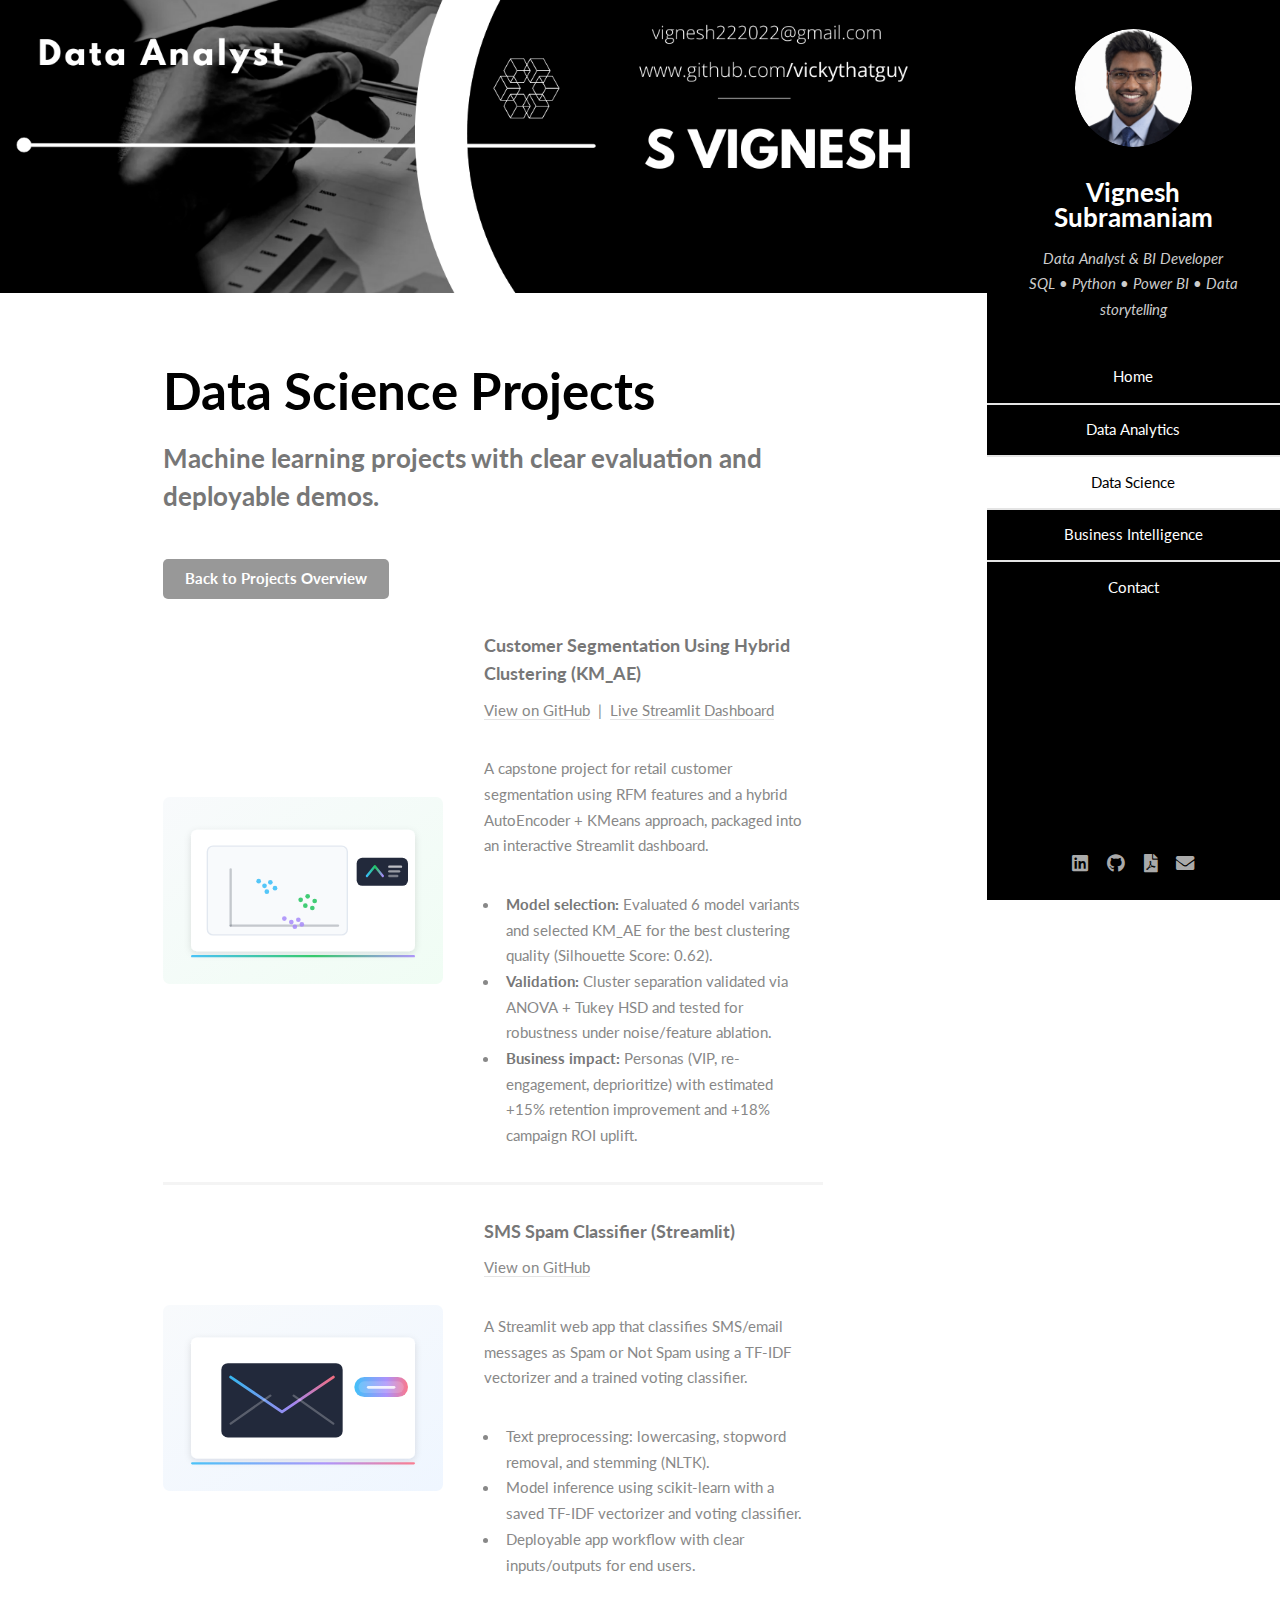
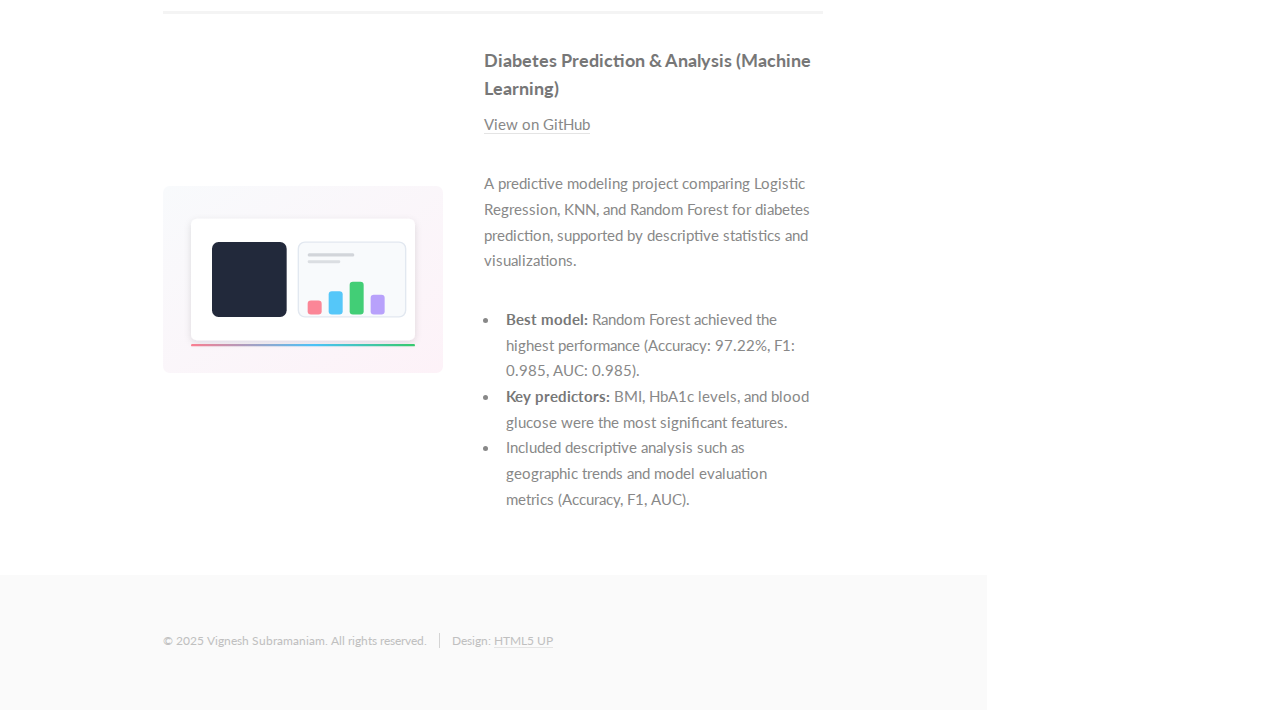
<file: data-science.html>
<!DOCTYPE HTML>
<!--
	Read Only by HTML5 UP
	html5up.net | @ajlkn
	Free for personal and commercial use under the CCA 3.0 license (html5up.net/license)
-->
<html>
	<head>
		<title>Data Science Projects | Vignesh Subramaniam</title>
		<meta charset="utf-8" />
		<meta name="viewport" content="width=device-width, initial-scale=1, user-scalable=no" />
		<link rel="stylesheet" href="assets/css/main.css" />
		<link rel="stylesheet" href="assets/css/fontawesome-all.min.css" />
	</head>
	<body class="is-preload">

		<!-- Header -->
			<section id="header">
				<header>
					<span class="image avatar">
						<picture>
							<source srcset="images/avatar.png" type="image/png" />
							<img src="images/avatar.png" alt="Vignesh Subramaniam headshot" />
						</picture>
					</span>
					<h1 id="logo"><a href="index.html">Vignesh Subramaniam</a></h1>
					<p>Data Analyst &amp; BI Developer<br />
					SQL &bull; Python &bull; Power BI &bull; Data storytelling</p>
				</header>
				<nav id="nav">
					<ul>
						<li><a href="index.html">Home</a></li>
						<li><a href="data-analytics.html">Data Analytics</a></li>
						<li><a href="data-science.html" class="active">Data Science</a></li>
						<li><a href="business-intelligence.html">Business Intelligence</a></li>
						<li><a href="index.html#six">Contact</a></li>
					</ul>
				</nav>
				<footer>
					<ul class="icons">
						<li><a href="https://linkedin.com/in/vignesh2912" class="icon brands fa-linkedin"><span class="label">LinkedIn</span></a></li>
						<li><a href="https://github.com/vickythatguy" class="icon brands fa-github"><span class="label">Github</span></a></li>
						<li><a href="assets/Vignesh_Subramaniam_Resume.pdf" class="icon solid fa-file-pdf" download><span class="label">Resume</span></a></li>
						<li><a href="mailto:vignesh222022@gmail.com" class="icon solid fa-envelope"><span class="label">Email</span></a></li>
					</ul>
				</footer>
			</section>

		<!-- Wrapper -->
			<div id="wrapper">

				<!-- Main -->
					<div id="main">

						<section id="projects">
							<div class="image main" data-position="center">
								<img src="images/banner-hero.png" alt="Analytics-themed banner" />
							</div>
							<div class="container">
								<header class="major">
									<h2>Data Science Projects</h2>
									<p>Machine learning projects with clear evaluation and deployable demos.</p>
								</header>

								<ul class="actions">
									<li><a href="index.html#four" class="button">Back to Projects Overview</a></li>
								</ul>

								<div class="features">
									<article>
										<a href="https://github.com/vickythatguy/km-ae-dashboard" class="image"><img src="images/thumb-km-ae.svg" alt="Customer Segmentation (KM_AE)" /></a>
										<div class="inner">
											<h4>Customer Segmentation Using Hybrid Clustering (KM_AE)</h4>
											<p>
												<a href="https://github.com/vickythatguy/km-ae-dashboard">View on GitHub</a>
												&nbsp;|&nbsp;
												<a href="https://km-ae-dashboard.streamlit.app/">Live Streamlit Dashboard</a>
											</p>
											<p>A capstone project for retail customer segmentation using RFM features and a hybrid AutoEncoder + KMeans approach, packaged into an interactive Streamlit dashboard.</p>
											<ul>
												<li><strong>Model selection:</strong> Evaluated 6 model variants and selected KM_AE for the best clustering quality (Silhouette Score: 0.62).</li>
												<li><strong>Validation:</strong> Cluster separation validated via ANOVA + Tukey HSD and tested for robustness under noise/feature ablation.</li>
												<li><strong>Business impact:</strong> Personas (VIP, re-engagement, deprioritize) with estimated +15% retention improvement and +18% campaign ROI uplift.</li>
											</ul>
										</div>
									</article>

									<article>
										<a href="https://github.com/vickythatguy/SmsSpamClassifier" class="image"><img src="images/thumb-sms-spam.svg" alt="SMS Spam Classifier" /></a>
										<div class="inner">
											<h4>SMS Spam Classifier (Streamlit)</h4>
											<p><a href="https://github.com/vickythatguy/SmsSpamClassifier">View on GitHub</a></p>
											<p>A Streamlit web app that classifies SMS/email messages as Spam or Not Spam using a TF-IDF vectorizer and a trained voting classifier.</p>
											<ul>
												<li>Text preprocessing: lowercasing, stopword removal, and stemming (NLTK).</li>
												<li>Model inference using scikit-learn with a saved TF-IDF vectorizer and voting classifier.</li>
												<li>Deployable app workflow with clear inputs/outputs for end users.</li>
											</ul>
										</div>
									</article>

									<article>
										<a href="https://github.com/vickythatguy/diabetespredicition" class="image"><img src="images/thumb-diabetes.svg" alt="Diabetes Prediction" /></a>
										<div class="inner">
											<h4>Diabetes Prediction & Analysis (Machine Learning)</h4>
											<p><a href="https://github.com/vickythatguy/diabetespredicition">View on GitHub</a></p>
											<p>A predictive modeling project comparing Logistic Regression, KNN, and Random Forest for diabetes prediction, supported by descriptive statistics and visualizations.</p>
											<ul>
												<li><strong>Best model:</strong> Random Forest achieved the highest performance (Accuracy: 97.22%, F1: 0.985, AUC: 0.985).</li>
												<li><strong>Key predictors:</strong> BMI, HbA1c levels, and blood glucose were the most significant features.</li>
												<li>Included descriptive analysis such as geographic trends and model evaluation metrics (Accuracy, F1, AUC).</li>
											</ul>
										</div>
									</article>
								</div>
							</div>
						</section>

					</div>

				<!-- Footer -->
					<section id="footer">
						<div class="container">
							<ul class="copyright">
								<li>&copy; 2025 Vignesh Subramaniam. All rights reserved.</li><li>Design: <a href="http://html5up.net">HTML5 UP</a></li>
							</ul>
						</div>
					</section>

			</div>

		<!-- Scripts -->
			<script src="assets/js/jquery.min.js"></script>
			<script src="assets/js/jquery.scrollex.min.js"></script>
			<script src="assets/js/jquery.scrolly.min.js"></script>
			<script src="assets/js/browser.min.js"></script>
			<script src="assets/js/breakpoints.min.js"></script>
			<script src="assets/js/util.js"></script>
			<script src="assets/js/main.js"></script>

	</body>
</html>
</file>
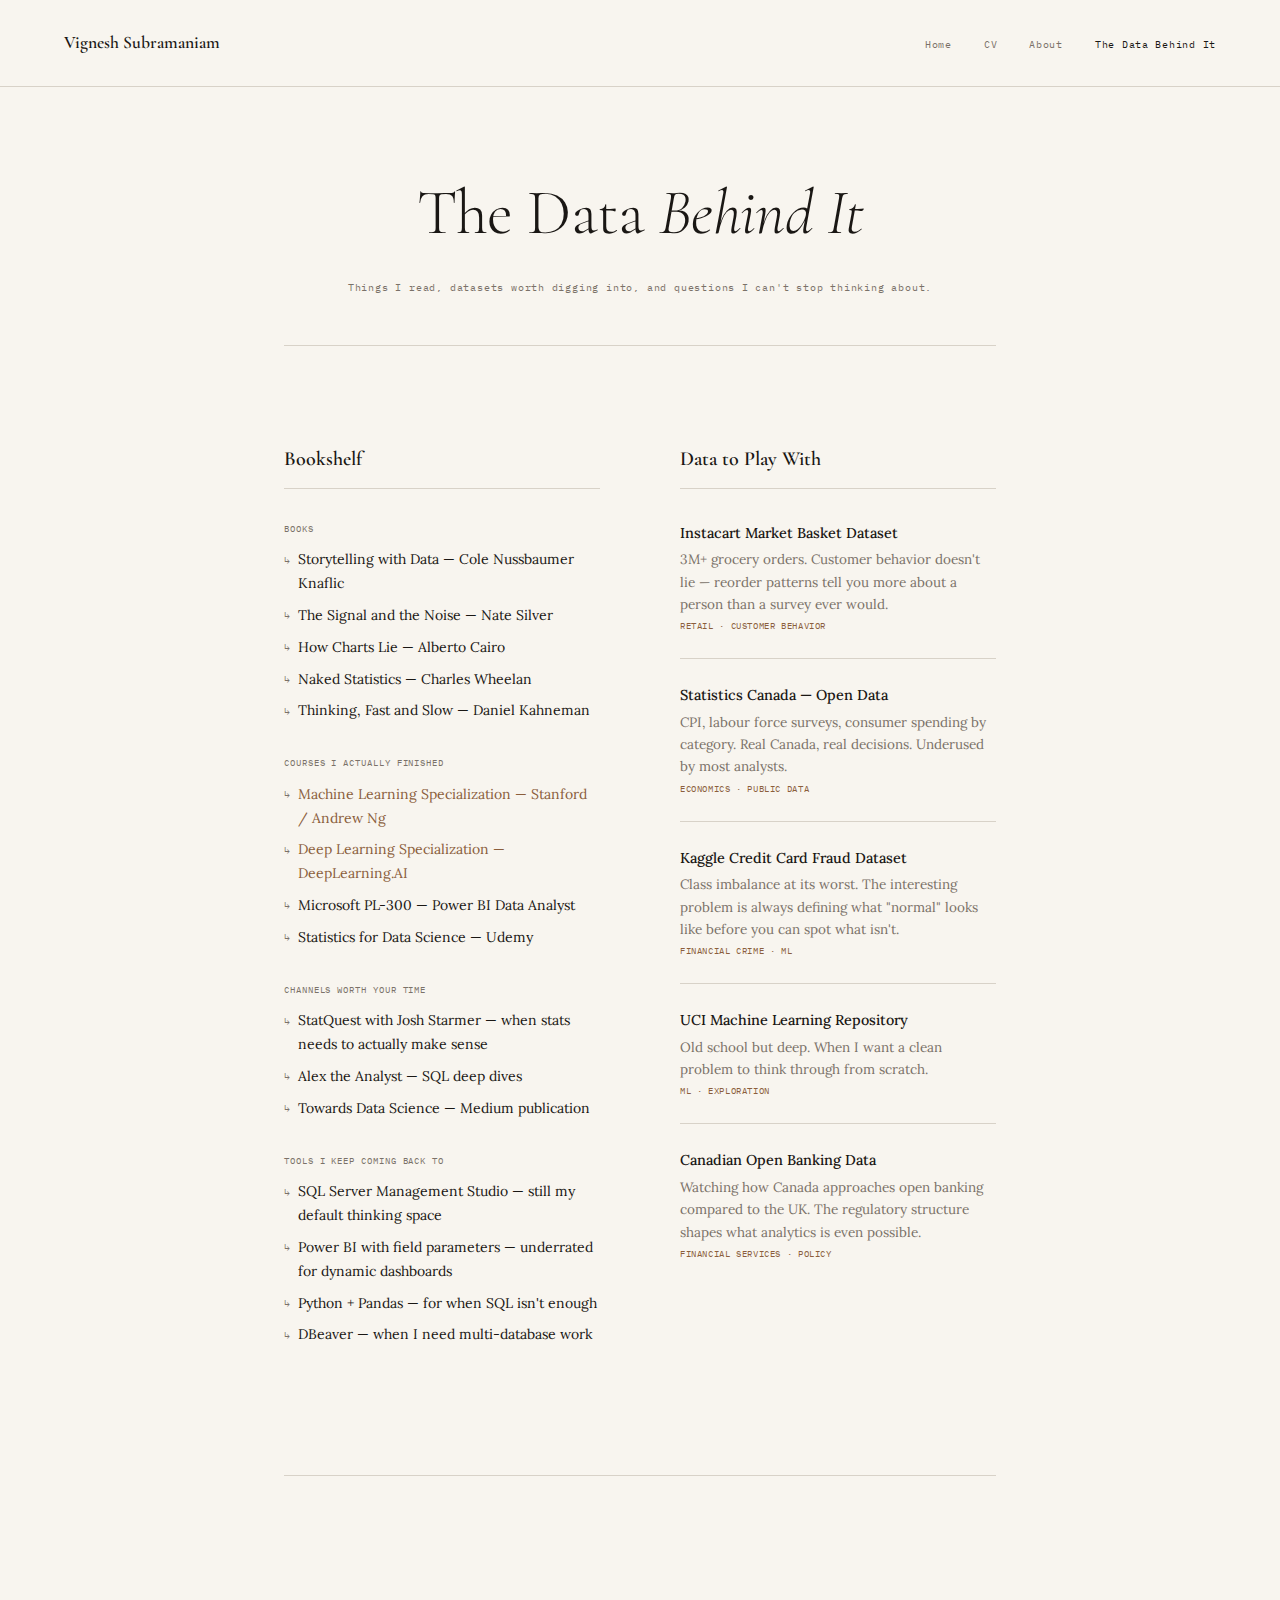
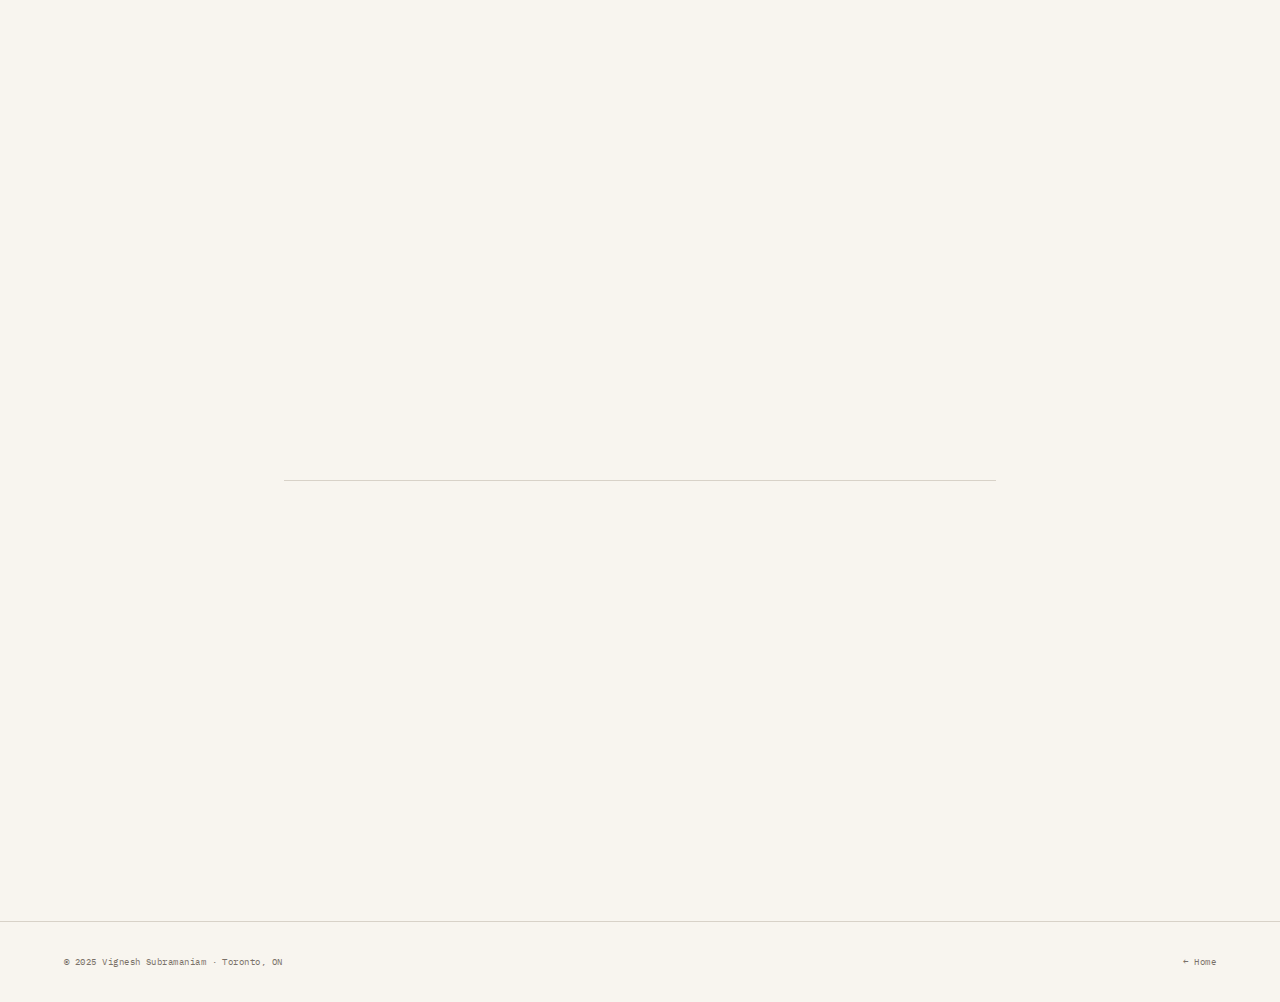
<file: thedatabehind.html>
<!DOCTYPE html>
<html lang="en">
<head>
  <meta charset="UTF-8" />
  <meta name="viewport" content="width=device-width, initial-scale=1.0" />
  <title>The Data Behind It — Vignesh Subramaniam</title>
  <link rel="preconnect" href="https://fonts.googleapis.com" />
  <link href="https://fonts.googleapis.com/css2?family=Cormorant+Garamond:ital,wght@0,300;0,400;0,600;0,700;1,300;1,400;1,600&family=IBM+Plex+Mono:wght@300;400;500&family=Lora:ital,wght@0,400;0,500;1,400&display=swap" rel="stylesheet" />
  <style>
    *, *::before, *::after { box-sizing: border-box; margin: 0; padding: 0; }
    :root {
      --bg:     #F8F5EF;
      --text:   #1A1714;
      --muted:  #7A7168;
      --accent: #8B5E3C;
      --line:   #D8D2C8;
      --serif:  'Cormorant Garamond', Georgia, serif;
      --mono:   'IBM Plex Mono', monospace;
      --body:   'Lora', Georgia, serif;
    }
    body { background: var(--bg); color: var(--text); font-family: var(--body); font-size: 16px; line-height: 1.7; }

    nav { display: flex; align-items: center; justify-content: space-between; padding: 1.75rem 4rem; border-bottom: 1px solid var(--line); position: sticky; top: 0; background: var(--bg); z-index: 100; }
    .nav-name { font-family: var(--serif); font-size: 1.1rem; font-weight: 600; color: var(--text); text-decoration: none; }
    .nav-links { display: flex; gap: 2rem; list-style: none; }
    .nav-links a { font-family: var(--mono); font-size: 0.65rem; color: var(--muted); text-decoration: none; letter-spacing: 0.07em; transition: color 0.2s; }
    .nav-links a:hover, .nav-links a.active { color: var(--text); }

    .wrap { max-width: 840px; margin: 0 auto; padding: 0 4rem; }

    .page-head { padding: 4.5rem 0 0; margin-bottom: 3rem; text-align: center; }
    .page-head h1 { font-family: var(--serif); font-size: clamp(2.5rem, 5vw, 4.5rem); font-weight: 300; letter-spacing: -0.01em; color: var(--text); margin-bottom: 0.75rem; }
    .page-head h1 em { font-style: italic; }
    .page-head .sub { font-family: var(--mono); font-size: 0.62rem; color: var(--muted); letter-spacing: 0.08em; }

    hr { border: none; border-top: 1px solid var(--line); margin: 3rem 0; }

    /* TWO-COL LAYOUT — like Jacqueline's bookshelf / data page */
    .two-col { display: grid; grid-template-columns: 1fr 1fr; gap: 5rem; padding: 3rem 0; }
    .col-head { font-family: var(--serif); font-size: 1.25rem; font-weight: 600; color: var(--text); margin-bottom: 2rem; border-bottom: 1px solid var(--line); padding-bottom: 0.75rem; }

    /* BOOKSHELF */
    .shelf-section { margin-bottom: 2rem; }
    .shelf-cat { font-family: var(--mono); font-size: 0.58rem; color: var(--muted); letter-spacing: 0.1em; text-transform: uppercase; margin-bottom: 0.75rem; }
    .shelf-list { list-style: none; display: flex; flex-direction: column; gap: 0.5rem; }
    .shelf-list li { font-size: 0.875rem; color: var(--text); padding-left: 0.85rem; position: relative; }
    .shelf-list li::before { content: '↳'; position: absolute; left: 0; color: var(--muted); font-family: var(--mono); font-size: 0.65rem; top: 0.2rem; }
    .shelf-list a { color: var(--accent); text-decoration: none; border-bottom: 1px solid transparent; transition: border-color 0.2s; }
    .shelf-list a:hover { border-color: var(--accent); }

    /* DATASETS */
    .dataset { margin-bottom: 1.5rem; border-bottom: 1px solid var(--line); padding-bottom: 1.5rem; }
    .dataset:last-child { border-bottom: none; padding-bottom: 0; }
    .ds-name { font-size: 0.9rem; font-weight: 500; color: var(--text); margin-bottom: 0.2rem; }
    .ds-why { font-size: 0.845rem; color: var(--muted); line-height: 1.65; margin-bottom: 0.25rem; }
    .ds-tag { font-family: var(--mono); font-size: 0.55rem; color: var(--accent); letter-spacing: 0.07em; }

    /* QUESTIONS */
    .questions { list-style: none; display: flex; flex-direction: column; gap: 0; }
    .q { padding: 1.25rem 0; border-bottom: 1px solid var(--line); }
    .q:first-child { border-top: 1px solid var(--line); }
    .q-text { font-family: var(--serif); font-size: 1.2rem; font-style: italic; font-weight: 300; color: var(--text); line-height: 1.4; margin-bottom: 0.3rem; }
    .q-domain { font-family: var(--mono); font-size: 0.57rem; color: var(--muted); letter-spacing: 0.08em; }

    /* CURRENTLY */
    .currently { display: grid; grid-template-columns: 1fr 1fr 1fr; gap: 1px; background: var(--line); }
    .curr-item { background: var(--bg); padding: 1.25rem; }
    .curr-lbl { font-family: var(--mono); font-size: 0.57rem; color: var(--muted); letter-spacing: 0.1em; text-transform: uppercase; margin-bottom: 0.4rem; }
    .curr-val { font-size: 0.875rem; font-weight: 500; color: var(--text); margin-bottom: 0.15rem; }
    .curr-note { font-size: 0.78rem; color: var(--muted); }

    footer { padding: 2rem 4rem; border-top: 1px solid var(--line); display: flex; justify-content: space-between; align-items: center; margin-top: 3rem; }
    .ft { font-family: var(--mono); font-size: 0.58rem; color: var(--muted); letter-spacing: 0.05em; }
    .ft a { color: var(--muted); text-decoration: none; }
    .ft a:hover { color: var(--accent); }

    .reveal { opacity:0; transform:translateY(10px); transition: opacity 0.5s ease, transform 0.5s ease; }
    .reveal.visible { opacity:1; transform:translateY(0); }

    @media(max-width:760px){
      nav { padding:1.25rem 1.5rem; }
      .wrap { padding:0 1.5rem; }
      .two-col { grid-template-columns:1fr; gap:3rem; }
      .currently { grid-template-columns:1fr 1fr; }
      footer { flex-direction:column; gap:0.5rem; padding:1.5rem; text-align:center; }
    }
    @media(max-width:500px){
      .nav-links { display:none; }
      .currently { grid-template-columns:1fr; }
    }
  </style>
</head>
<body>

<nav>
  <a href="index.html" class="nav-name">Vignesh Subramaniam</a>
  <ul class="nav-links">
    <li><a href="index.html">Home</a></li>
    <li><a href="cv.html">CV</a></li>
    <li><a href="about.html">About</a></li>
    <li><a href="thedatabehind.html" class="active">The Data Behind It</a></li>
  </ul>
</nav>

<div class="wrap">

  <div class="page-head">
    <h1>The Data <em>Behind It</em></h1>
    <p class="sub">Things I read, datasets worth digging into, and questions I can't stop thinking about.</p>
  </div>

  <hr />

  <!-- BOOKSHELF + DATASETS — two column like Jacqueline -->
  <div class="two-col reveal">

    <div>
      <h2 class="col-head">Bookshelf</h2>

      <div class="shelf-section">
        <div class="shelf-cat">Books</div>
        <ul class="shelf-list">
          <li>Storytelling with Data — Cole Nussbaumer Knaflic</li>
          <li>The Signal and the Noise — Nate Silver</li>
          <li>How Charts Lie — Alberto Cairo</li>
          <li>Naked Statistics — Charles Wheelan</li>
          <li>Thinking, Fast and Slow — Daniel Kahneman</li>
        </ul>
      </div>

      <div class="shelf-section">
        <div class="shelf-cat">Courses I actually finished</div>
        <ul class="shelf-list">
          <li><a href="https://www.coursera.org/specializations/machine-learning-introduction" target="_blank">Machine Learning Specialization — Stanford / Andrew Ng</a></li>
          <li><a href="https://www.coursera.org/specializations/deep-learning" target="_blank">Deep Learning Specialization — DeepLearning.AI</a></li>
          <li>Microsoft PL-300 — Power BI Data Analyst</li>
          <li>Statistics for Data Science — Udemy</li>
        </ul>
      </div>

      <div class="shelf-section">
        <div class="shelf-cat">Channels worth your time</div>
        <ul class="shelf-list">
          <li>StatQuest with Josh Starmer — when stats needs to actually make sense</li>
          <li>Alex the Analyst — SQL deep dives</li>
          <li>Towards Data Science — Medium publication</li>
        </ul>
      </div>

      <div class="shelf-section">
        <div class="shelf-cat">Tools I keep coming back to</div>
        <ul class="shelf-list">
          <li>SQL Server Management Studio — still my default thinking space</li>
          <li>Power BI with field parameters — underrated for dynamic dashboards</li>
          <li>Python + Pandas — for when SQL isn't enough</li>
          <li>DBeaver — when I need multi-database work</li>
        </ul>
      </div>
    </div>

    <div>
      <h2 class="col-head">Data to Play With</h2>

      <div class="dataset">
        <div class="ds-name">Instacart Market Basket Dataset</div>
        <div class="ds-why">3M+ grocery orders. Customer behavior doesn't lie — reorder patterns tell you more about a person than a survey ever would.</div>
        <div class="ds-tag">RETAIL · CUSTOMER BEHAVIOR</div>
      </div>

      <div class="dataset">
        <div class="ds-name">Statistics Canada — Open Data</div>
        <div class="ds-why">CPI, labour force surveys, consumer spending by category. Real Canada, real decisions. Underused by most analysts.</div>
        <div class="ds-tag">ECONOMICS · PUBLIC DATA</div>
      </div>

      <div class="dataset">
        <div class="ds-name">Kaggle Credit Card Fraud Dataset</div>
        <div class="ds-why">Class imbalance at its worst. The interesting problem is always defining what "normal" looks like before you can spot what isn't.</div>
        <div class="ds-tag">FINANCIAL CRIME · ML</div>
      </div>

      <div class="dataset">
        <div class="ds-name">UCI Machine Learning Repository</div>
        <div class="ds-why">Old school but deep. When I want a clean problem to think through from scratch.</div>
        <div class="ds-tag">ML · EXPLORATION</div>
      </div>

      <div class="dataset">
        <div class="ds-name">Canadian Open Banking Data</div>
        <div class="ds-why">Watching how Canada approaches open banking compared to the UK. The regulatory structure shapes what analytics is even possible.</div>
        <div class="ds-tag">FINANCIAL SERVICES · POLICY</div>
      </div>
    </div>

  </div>

  <hr />

  <!-- QUESTIONS -->
  <div class="reveal">
    <div style="font-family:var(--serif);font-size:1.25rem;font-weight:600;margin-bottom:2rem;">Questions I keep <em>circling back to</em></div>
    <ul class="questions">
      <li class="q">
        <div class="q-text">Why does fraud look like normal behavior — until it doesn't?</div>
        <div class="q-domain">AML · anomaly detection · behavioral baselines</div>
      </li>
      <li class="q">
        <div class="q-text">What does a grocery cart actually reveal about someone's week?</div>
        <div class="q-domain">retail analytics · customer behavior · basket analysis</div>
      </li>
      <li class="q">
        <div class="q-text">At what point does a dashboard stop being useful and start being noise?</div>
        <div class="q-domain">BI design · information density · stakeholder communication</div>
      </li>
      <li class="q">
        <div class="q-text">Why do insurance agents make worse proposals when they have more data?</div>
        <div class="q-domain">decision-making · information overload · dashboard UX</div>
      </li>
      <li class="q">
        <div class="q-text">Is there a detectable pattern in how FPS players make bad calls under pressure?</div>
        <div class="q-domain">behavioral data · competitive gaming · decision latency</div>
      </li>
    </ul>
  </div>

  <hr />

  <!-- CURRENTLY -->
  <div class="reveal" style="margin-bottom:4rem;">
    <div style="font-family:var(--serif);font-size:1.25rem;font-weight:600;margin-bottom:2rem;">Right <em>now</em></div>
    <div class="currently">
      <div class="curr-item">
        <div class="curr-lbl">Reading</div>
        <div class="curr-val">Storytelling with Data</div>
        <div class="curr-note">Cole Nussbaumer Knaflic</div>
      </div>
      <div class="curr-item">
        <div class="curr-lbl">Studying</div>
        <div class="curr-val">dbt + data modeling</div>
        <div class="curr-note">building on my SQL foundation</div>
      </div>
      <div class="curr-item">
        <div class="curr-lbl">Playing</div>
        <div class="curr-val">Competitive FPS</div>
        <div class="curr-note">thinking about the data behind win rates</div>
      </div>
      <div class="curr-item">
        <div class="curr-lbl">Job searching</div>
        <div class="curr-val">BI · Insights · Analytics</div>
        <div class="curr-note">Toronto, ON · open to hybrid / remote</div>
      </div>
      <div class="curr-item">
        <div class="curr-lbl">Setup</div>
        <div class="curr-val">Lenovo Legion 5</div>
        <div class="curr-note">RTX 5060 · 32GB · Core Ultra 9</div>
      </div>
      <div class="curr-item">
        <div class="curr-lbl">Location</div>
        <div class="curr-val">Toronto, ON</div>
        <div class="curr-note">originally Chennai, India</div>
      </div>
    </div>
  </div>

</div>

<footer>
  <span class="ft">© 2025 Vignesh Subramaniam · Toronto, ON</span>
  <span class="ft"><a href="index.html">← Home</a></span>
</footer>

<script>
  const obs = new IntersectionObserver(es => es.forEach(e => { if(e.isIntersecting){ e.target.classList.add('visible'); obs.unobserve(e.target); } }), {threshold:0.08});
  document.querySelectorAll('.reveal').forEach(el => obs.observe(el));
</script>
</body>
</html>
</file>
<file: assets/css/main.css>
@import url("fontawesome-all.min.css");
@import url("https://fonts.googleapis.com/css?family=Lato:400,400italic,700,700italic|Source+Code+Pro:400");

/*
	Read Only by HTML5 UP
	html5up.net | @ajlkn
	Free for personal and commercial use under the CCA 3.0 license (html5up.net/license)
*/

html, body, div, span, applet, object,
iframe, h1, h2, h3, h4, h5, h6, p, blockquote,
pre, a, abbr, acronym, address, big, cite,
code, del, dfn, em, img, ins, kbd, q, s, samp,
small, strike, strong, sub, sup, tt, var, b,
u, i, center, dl, dt, dd, ol, ul, li, fieldset,
form, label, legend, table, caption, tbody,
tfoot, thead, tr, th, td, article, aside,
canvas, details, embed, figure, figcaption,
footer, header, hgroup, menu, nav, output, ruby,
section, summary, time, mark, audio, video {
	margin: 0;
	padding: 0;
	border: 0;
	font-size: 100%;
	font: inherit;
	vertical-align: baseline;}

article, aside, details, figcaption, figure,
footer, header, hgroup, menu, nav, section {
	display: block;}

body {
	line-height: 1;
}

ol, ul {
	list-style: none;
}

blockquote, q {
	quotes: none;
}

	blockquote:before, blockquote:after, q:before, q:after {
		content: '';
		content: none;
	}

table {
	border-collapse: collapse;
	border-spacing: 0;
}

body {
	-webkit-text-size-adjust: none;
}

mark {
	background-color: transparent;
	color: inherit;
}

input::-moz-focus-inner {
	border: 0;
	padding: 0;
}

input, select, textarea {
	-moz-appearance: none;
	-webkit-appearance: none;
	-ms-appearance: none;
	appearance: none;
}

/* Basic */

	html {
		box-sizing: border-box;
	}

	*, *:before, *:after {
		box-sizing: inherit;
	}

	body {
		background: #fff;
	}

		body.is-preload *, body.is-preload *:before, body.is-preload *:after {
			-moz-animation: none !important;
			-webkit-animation: none !important;
			-ms-animation: none !important;
			animation: none !important;
			-moz-transition: none !important;
			-webkit-transition: none !important;
			-ms-transition: none !important;
			transition: none !important;
		}

	body, input, select, textarea {
		color: #888;
		font-family: "Lato", sans-serif;
		font-size: 16pt;
		font-weight: 400;
		line-height: 1.75em;
	}

	a {
		-moz-transition: color 0.2s ease-in-out, border-color 0.2s ease-in-out;
		-webkit-transition: color 0.2s ease-in-out, border-color 0.2s ease-in-out;
		-ms-transition: color 0.2s ease-in-out, border-color 0.2s ease-in-out;
		transition: color 0.2s ease-in-out, border-color 0.2s ease-in-out;
		border-bottom: solid 1px #e4e4e4;
		color: inherit;
		text-decoration: none;
	}

		a:hover {
			border-bottom-color: transparent;
			color: #000 !important;
		}

	strong, b {
		color: #777;
		font-weight: 700;
	}

	em, i {
		font-style: italic;
	}

	p {
		margin: 0 0 2.25em 0;
	}

	h1, h2, h3, h4, h5, h6 {
		color: #777;
		font-weight: 700;
		line-height: 1em;
		margin: 0 0 0.5625em 0;
	}

		h1 a, h2 a, h3 a, h4 a, h5 a, h6 a {
			border: 0;
			color: inherit;
			text-decoration: none;
		}

	h2 {
		font-size: 2em;
		line-height: 1.5em;
	}

	h3 {
		font-size: 1.75em;
		line-height: 1.5em;
	}

	h4 {
		font-size: 1.25em;
		line-height: 1.5em;
	}

	h5 {
		font-size: 0.9em;
		line-height: 1.5em;
	}

	h6 {
		font-size: 0.7em;
		line-height: 1.5em;
	}

	sub {
		font-size: 0.8em;
		position: relative;
		top: 0.5em;
	}

	sup {
		font-size: 0.8em;
		position: relative;
		top: -0.5em;
	}

	hr {
		border: 0;
		border-bottom: solid 2px #f4f4f4;
		margin: 2.25em 0;
	}

		hr.major {
			margin: 3.375em 0;
		}

	blockquote {
		border-left: solid 8px #e4e4e4;
		font-style: italic;
		margin: 0 0 2.25em 0;
		padding: 0.5em 0 0.5em 2em;
	}

	code {
		background: #555;
		border-radius: 5px;
		color: #fff;
		font-family: "Source Code Pro", monospace;
		font-size: 0.9em;
		margin: 0 0.25em;
		padding: 0.25em 0.65em;
	}

	pre {
		font-family: "Source Code Pro", monospace;
		font-size: 0.9em;
		margin: 0 0 2.25em 0;
	}

		pre code {
			-webkit-overflow-scrolling: touch;
			display: block;
			line-height: 1.5em;
			overflow-x: auto;
			padding: 1em 1.5em;
		}

	.align-left {
		text-align: left;
	}

	.align-center {
		text-align: center;
	}

	.align-right {
		text-align: right;
	}

/* Row */

	.row {
		display: flex;
		flex-wrap: wrap;
		box-sizing: border-box;
		align-items: stretch;
	}

		.row > * {
			box-sizing: border-box;
		}

		.row.gtr-uniform > * > :last-child {
			margin-bottom: 0;
		}

		.row.aln-left {
			justify-content: flex-start;
		}

		.row.aln-center {
			justify-content: center;
		}

		.row.aln-right {
			justify-content: flex-end;
		}

		.row.aln-top {
			align-items: flex-start;
		}

		.row.aln-middle {
			align-items: center;
		}

		.row.aln-bottom {
			align-items: flex-end;
		}

		.row > .imp {
			order: -1;
		}

		.row > .col-1 {
			width: 8.33333%;
		}

		.row > .off-1 {
			margin-left: 8.33333%;
		}

		.row > .col-2 {
			width: 16.66667%;
		}

		.row > .off-2 {
			margin-left: 16.66667%;
		}

		.row > .col-3 {
			width: 25%;
		}

		.row > .off-3 {
			margin-left: 25%;
		}

		.row > .col-4 {
			width: 33.33333%;
		}

		.row > .off-4 {
			margin-left: 33.33333%;
		}

		.row > .col-5 {
			width: 41.66667%;
		}

		.row > .off-5 {
			margin-left: 41.66667%;
		}

		.row > .col-6 {
			width: 50%;
		}

		.row > .off-6 {
			margin-left: 50%;
		}

		.row > .col-7 {
			width: 58.33333%;
		}

		.row > .off-7 {
			margin-left: 58.33333%;
		}

		.row > .col-8 {
			width: 66.66667%;
		}

		.row > .off-8 {
			margin-left: 66.66667%;
		}

		.row > .col-9 {
			width: 75%;
		}

		.row > .off-9 {
			margin-left: 75%;
		}

		.row > .col-10 {
			width: 83.33333%;
		}

		.row > .off-10 {
			margin-left: 83.33333%;
		}

		.row > .col-11 {
			width: 91.66667%;
		}

		.row > .off-11 {
			margin-left: 91.66667%;
		}

		.row > .col-12 {
			width: 100%;
		}

		.row > .off-12 {
			margin-left: 100%;
		}

		.row.gtr-0 {
			margin-top: 0;
			margin-left: 0em;
		}

			.row.gtr-0 > * {
				padding: 0 0 0 0em;
			}

			.row.gtr-0.gtr-uniform {
				margin-top: 0em;
			}

				.row.gtr-0.gtr-uniform > * {
					padding-top: 0em;
				}

		.row.gtr-25 {
			margin-top: 0;
			margin-left: -0.5em;
		}

			.row.gtr-25 > * {
				padding: 0 0 0 0.5em;
			}

			.row.gtr-25.gtr-uniform {
				margin-top: -0.5em;
			}

				.row.gtr-25.gtr-uniform > * {
					padding-top: 0.5em;
				}

		.row.gtr-50 {
			margin-top: 0;
			margin-left: -1em;
		}

			.row.gtr-50 > * {
				padding: 0 0 0 1em;
			}

			.row.gtr-50.gtr-uniform {
				margin-top: -1em;
			}

				.row.gtr-50.gtr-uniform > * {
					padding-top: 1em;
				}

		.row {
			margin-top: 0;
			margin-left: -2em;
		}

			.row > * {
				padding: 0 0 0 2em;
			}

			.row.gtr-uniform {
				margin-top: -2em;
			}

				.row.gtr-uniform > * {
					padding-top: 2em;
				}

		.row.gtr-150 {
			margin-top: 0;
			margin-left: -3em;
		}

			.row.gtr-150 > * {
				padding: 0 0 0 3em;
			}

			.row.gtr-150.gtr-uniform {
				margin-top: -3em;
			}

				.row.gtr-150.gtr-uniform > * {
					padding-top: 3em;
				}

		.row.gtr-200 {
			margin-top: 0;
			margin-left: -4em;
		}

			.row.gtr-200 > * {
				padding: 0 0 0 4em;
			}

			.row.gtr-200.gtr-uniform {
				margin-top: -4em;
			}

				.row.gtr-200.gtr-uniform > * {
					padding-top: 4em;
				}

		@media screen and (max-width: 1680px) {

			.row {
				display: flex;
				flex-wrap: wrap;
				box-sizing: border-box;
				align-items: stretch;
			}

				.row > * {
					box-sizing: border-box;
				}

				.row.gtr-uniform > * > :last-child {
					margin-bottom: 0;
				}

				.row.aln-left {
					justify-content: flex-start;
				}

				.row.aln-center {
					justify-content: center;
				}

				.row.aln-right {
					justify-content: flex-end;
				}

				.row.aln-top {
					align-items: flex-start;
				}

				.row.aln-middle {
					align-items: center;
				}

				.row.aln-bottom {
					align-items: flex-end;
				}

				.row > .imp-xlarge {
					order: -1;
				}

				.row > .col-1-xlarge {
					width: 8.33333%;
				}

				.row > .off-1-xlarge {
					margin-left: 8.33333%;
				}

				.row > .col-2-xlarge {
					width: 16.66667%;
				}

				.row > .off-2-xlarge {
					margin-left: 16.66667%;
				}

				.row > .col-3-xlarge {
					width: 25%;
				}

				.row > .off-3-xlarge {
					margin-left: 25%;
				}

				.row > .col-4-xlarge {
					width: 33.33333%;
				}

				.row > .off-4-xlarge {
					margin-left: 33.33333%;
				}

				.row > .col-5-xlarge {
					width: 41.66667%;
				}

				.row > .off-5-xlarge {
					margin-left: 41.66667%;
				}

				.row > .col-6-xlarge {
					width: 50%;
				}

				.row > .off-6-xlarge {
					margin-left: 50%;
				}

				.row > .col-7-xlarge {
					width: 58.33333%;
				}

				.row > .off-7-xlarge {
					margin-left: 58.33333%;
				}

				.row > .col-8-xlarge {
					width: 66.66667%;
				}

				.row > .off-8-xlarge {
					margin-left: 66.66667%;
				}

				.row > .col-9-xlarge {
					width: 75%;
				}

				.row > .off-9-xlarge {
					margin-left: 75%;
				}

				.row > .col-10-xlarge {
					width: 83.33333%;
				}

				.row > .off-10-xlarge {
					margin-left: 83.33333%;
				}

				.row > .col-11-xlarge {
					width: 91.66667%;
				}

				.row > .off-11-xlarge {
					margin-left: 91.66667%;
				}

				.row > .col-12-xlarge {
					width: 100%;
				}

				.row > .off-12-xlarge {
					margin-left: 100%;
				}

				.row.gtr-0 {
					margin-top: 0;
					margin-left: 0em;
				}

					.row.gtr-0 > * {
						padding: 0 0 0 0em;
					}

					.row.gtr-0.gtr-uniform {
						margin-top: 0em;
					}

						.row.gtr-0.gtr-uniform > * {
							padding-top: 0em;
						}

				.row.gtr-25 {
					margin-top: 0;
					margin-left: -0.5em;
				}

					.row.gtr-25 > * {
						padding: 0 0 0 0.5em;
					}

					.row.gtr-25.gtr-uniform {
						margin-top: -0.5em;
					}

						.row.gtr-25.gtr-uniform > * {
							padding-top: 0.5em;
						}

				.row.gtr-50 {
					margin-top: 0;
					margin-left: -1em;
				}

					.row.gtr-50 > * {
						padding: 0 0 0 1em;
					}

					.row.gtr-50.gtr-uniform {
						margin-top: -1em;
					}

						.row.gtr-50.gtr-uniform > * {
							padding-top: 1em;
						}

				.row {
					margin-top: 0;
					margin-left: -2em;
				}

					.row > * {
						padding: 0 0 0 2em;
					}

					.row.gtr-uniform {
						margin-top: -2em;
					}

						.row.gtr-uniform > * {
							padding-top: 2em;
						}

				.row.gtr-150 {
					margin-top: 0;
					margin-left: -3em;
				}

					.row.gtr-150 > * {
						padding: 0 0 0 3em;
					}

					.row.gtr-150.gtr-uniform {
						margin-top: -3em;
					}

						.row.gtr-150.gtr-uniform > * {
							padding-top: 3em;
						}

				.row.gtr-200 {
					margin-top: 0;
					margin-left: -4em;
				}

					.row.gtr-200 > * {
						padding: 0 0 0 4em;
					}

					.row.gtr-200.gtr-uniform {
						margin-top: -4em;
					}

						.row.gtr-200.gtr-uniform > * {
							padding-top: 4em;
						}

		}

		@media screen and (max-width: 1280px) {

			.row {
				display: flex;
				flex-wrap: wrap;
				box-sizing: border-box;
				align-items: stretch;
			}

				.row > * {
					box-sizing: border-box;
				}

				.row.gtr-uniform > * > :last-child {
					margin-bottom: 0;
				}

				.row.aln-left {
					justify-content: flex-start;
				}

				.row.aln-center {
					justify-content: center;
				}

				.row.aln-right {
					justify-content: flex-end;
				}

				.row.aln-top {
					align-items: flex-start;
				}

				.row.aln-middle {
					align-items: center;
				}

				.row.aln-bottom {
					align-items: flex-end;
				}

				.row > .imp-large {
					order: -1;
				}

				.row > .col-1-large {
					width: 8.33333%;
				}

				.row > .off-1-large {
					margin-left: 8.33333%;
				}

				.row > .col-2-large {
					width: 16.66667%;
				}

				.row > .off-2-large {
					margin-left: 16.66667%;
				}

				.row > .col-3-large {
					width: 25%;
				}

				.row > .off-3-large {
					margin-left: 25%;
				}

				.row > .col-4-large {
					width: 33.33333%;
				}

				.row > .off-4-large {
					margin-left: 33.33333%;
				}

				.row > .col-5-large {
					width: 41.66667%;
				}

				.row > .off-5-large {
					margin-left: 41.66667%;
				}

				.row > .col-6-large {
					width: 50%;
				}

				.row > .off-6-large {
					margin-left: 50%;
				}

				.row > .col-7-large {
					width: 58.33333%;
				}

				.row > .off-7-large {
					margin-left: 58.33333%;
				}

				.row > .col-8-large {
					width: 66.66667%;
				}

				.row > .off-8-large {
					margin-left: 66.66667%;
				}

				.row > .col-9-large {
					width: 75%;
				}

				.row > .off-9-large {
					margin-left: 75%;
				}

				.row > .col-10-large {
					width: 83.33333%;
				}

				.row > .off-10-large {
					margin-left: 83.33333%;
				}

				.row > .col-11-large {
					width: 91.66667%;
				}

				.row > .off-11-large {
					margin-left: 91.66667%;
				}

				.row > .col-12-large {
					width: 100%;
				}

				.row > .off-12-large {
					margin-left: 100%;
				}

				.row.gtr-0 {
					margin-top: 0;
					margin-left: 0em;
				}

					.row.gtr-0 > * {
						padding: 0 0 0 0em;
					}

					.row.gtr-0.gtr-uniform {
						margin-top: 0em;
					}

						.row.gtr-0.gtr-uniform > * {
							padding-top: 0em;
						}

				.row.gtr-25 {
					margin-top: 0;
					margin-left: -0.375em;
				}

					.row.gtr-25 > * {
						padding: 0 0 0 0.375em;
					}

					.row.gtr-25.gtr-uniform {
						margin-top: -0.375em;
					}

						.row.gtr-25.gtr-uniform > * {
							padding-top: 0.375em;
						}

				.row.gtr-50 {
					margin-top: 0;
					margin-left: -0.75em;
				}

					.row.gtr-50 > * {
						padding: 0 0 0 0.75em;
					}

					.row.gtr-50.gtr-uniform {
						margin-top: -0.75em;
					}

						.row.gtr-50.gtr-uniform > * {
							padding-top: 0.75em;
						}

				.row {
					margin-top: 0;
					margin-left: -1.5em;
				}

					.row > * {
						padding: 0 0 0 1.5em;
					}

					.row.gtr-uniform {
						margin-top: -1.5em;
					}

						.row.gtr-uniform > * {
							padding-top: 1.5em;
						}

				.row.gtr-150 {
					margin-top: 0;
					margin-left: -2.25em;
				}

					.row.gtr-150 > * {
						padding: 0 0 0 2.25em;
					}

					.row.gtr-150.gtr-uniform {
						margin-top: -2.25em;
					}

						.row.gtr-150.gtr-uniform > * {
							padding-top: 2.25em;
						}

				.row.gtr-200 {
					margin-top: 0;
					margin-left: -3em;
				}

					.row.gtr-200 > * {
						padding: 0 0 0 3em;
					}

					.row.gtr-200.gtr-uniform {
						margin-top: -3em;
					}

						.row.gtr-200.gtr-uniform > * {
							padding-top: 3em;
						}

		}

		@media screen and (max-width: 1024px) {

			.row {
				display: flex;
				flex-wrap: wrap;
				box-sizing: border-box;
				align-items: stretch;
			}

				.row > * {
					box-sizing: border-box;
				}

				.row.gtr-uniform > * > :last-child {
					margin-bottom: 0;
				}

				.row.aln-left {
					justify-content: flex-start;
				}

				.row.aln-center {
					justify-content: center;
				}

				.row.aln-right {
					justify-content: flex-end;
				}

				.row.aln-top {
					align-items: flex-start;
				}

				.row.aln-middle {
					align-items: center;
				}

				.row.aln-bottom {
					align-items: flex-end;
				}

				.row > .imp-medium {
					order: -1;
				}

				.row > .col-1-medium {
					width: 8.33333%;
				}

				.row > .off-1-medium {
					margin-left: 8.33333%;
				}

				.row > .col-2-medium {
					width: 16.66667%;
				}

				.row > .off-2-medium {
					margin-left: 16.66667%;
				}

				.row > .col-3-medium {
					width: 25%;
				}

				.row > .off-3-medium {
					margin-left: 25%;
				}

				.row > .col-4-medium {
					width: 33.33333%;
				}

				.row > .off-4-medium {
					margin-left: 33.33333%;
				}

				.row > .col-5-medium {
					width: 41.66667%;
				}

				.row > .off-5-medium {
					margin-left: 41.66667%;
				}

				.row > .col-6-medium {
					width: 50%;
				}

				.row > .off-6-medium {
					margin-left: 50%;
				}

				.row > .col-7-medium {
					width: 58.33333%;
				}

				.row > .off-7-medium {
					margin-left: 58.33333%;
				}

				.row > .col-8-medium {
					width: 66.66667%;
				}

				.row > .off-8-medium {
					margin-left: 66.66667%;
				}

				.row > .col-9-medium {
					width: 75%;
				}

				.row > .off-9-medium {
					margin-left: 75%;
				}

				.row > .col-10-medium {
					width: 83.33333%;
				}

				.row > .off-10-medium {
					margin-left: 83.33333%;
				}

				.row > .col-11-medium {
					width: 91.66667%;
				}

				.row > .off-11-medium {
					margin-left: 91.66667%;
				}

				.row > .col-12-medium {
					width: 100%;
				}

				.row > .off-12-medium {
					margin-left: 100%;
				}

				.row.gtr-0 {
					margin-top: 0;
					margin-left: 0em;
				}

					.row.gtr-0 > * {
						padding: 0 0 0 0em;
					}

					.row.gtr-0.gtr-uniform {
						margin-top: 0em;
					}

						.row.gtr-0.gtr-uniform > * {
							padding-top: 0em;
						}

				.row.gtr-25 {
					margin-top: 0;
					margin-left: -0.375em;
				}

					.row.gtr-25 > * {
						padding: 0 0 0 0.375em;
					}

					.row.gtr-25.gtr-uniform {
						margin-top: -0.375em;
					}

						.row.gtr-25.gtr-uniform > * {
							padding-top: 0.375em;
						}

				.row.gtr-50 {
					margin-top: 0;
					margin-left: -0.75em;
				}

					.row.gtr-50 > * {
						padding: 0 0 0 0.75em;
					}

					.row.gtr-50.gtr-uniform {
						margin-top: -0.75em;
					}

						.row.gtr-50.gtr-uniform > * {
							padding-top: 0.75em;
						}

				.row {
					margin-top: 0;
					margin-left: -1.5em;
				}

					.row > * {
						padding: 0 0 0 1.5em;
					}

					.row.gtr-uniform {
						margin-top: -1.5em;
					}

						.row.gtr-uniform > * {
							padding-top: 1.5em;
						}

				.row.gtr-150 {
					margin-top: 0;
					margin-left: -2.25em;
				}

					.row.gtr-150 > * {
						padding: 0 0 0 2.25em;
					}

					.row.gtr-150.gtr-uniform {
						margin-top: -2.25em;
					}

						.row.gtr-150.gtr-uniform > * {
							padding-top: 2.25em;
						}

				.row.gtr-200 {
					margin-top: 0;
					margin-left: -3em;
				}

					.row.gtr-200 > * {
						padding: 0 0 0 3em;
					}

					.row.gtr-200.gtr-uniform {
						margin-top: -3em;
					}

						.row.gtr-200.gtr-uniform > * {
							padding-top: 3em;
						}

		}

		@media screen and (max-width: 736px) {

			.row {
				display: flex;
				flex-wrap: wrap;
				box-sizing: border-box;
				align-items: stretch;
			}

				.row > * {
					box-sizing: border-box;
				}

				.row.gtr-uniform > * > :last-child {
					margin-bottom: 0;
				}

				.row.aln-left {
					justify-content: flex-start;
				}

				.row.aln-center {
					justify-content: center;
				}

				.row.aln-right {
					justify-content: flex-end;
				}

				.row.aln-top {
					align-items: flex-start;
				}

				.row.aln-middle {
					align-items: center;
				}

				.row.aln-bottom {
					align-items: flex-end;
				}

				.row > .imp-small {
					order: -1;
				}

				.row > .col-1-small {
					width: 8.33333%;
				}

				.row > .off-1-small {
					margin-left: 8.33333%;
				}

				.row > .col-2-small {
					width: 16.66667%;
				}

				.row > .off-2-small {
					margin-left: 16.66667%;
				}

				.row > .col-3-small {
					width: 25%;
				}

				.row > .off-3-small {
					margin-left: 25%;
				}

				.row > .col-4-small {
					width: 33.33333%;
				}

				.row > .off-4-small {
					margin-left: 33.33333%;
				}

				.row > .col-5-small {
					width: 41.66667%;
				}

				.row > .off-5-small {
					margin-left: 41.66667%;
				}

				.row > .col-6-small {
					width: 50%;
				}

				.row > .off-6-small {
					margin-left: 50%;
				}

				.row > .col-7-small {
					width: 58.33333%;
				}

				.row > .off-7-small {
					margin-left: 58.33333%;
				}

				.row > .col-8-small {
					width: 66.66667%;
				}

				.row > .off-8-small {
					margin-left: 66.66667%;
				}

				.row > .col-9-small {
					width: 75%;
				}

				.row > .off-9-small {
					margin-left: 75%;
				}

				.row > .col-10-small {
					width: 83.33333%;
				}

				.row > .off-10-small {
					margin-left: 83.33333%;
				}

				.row > .col-11-small {
					width: 91.66667%;
				}

				.row > .off-11-small {
					margin-left: 91.66667%;
				}

				.row > .col-12-small {
					width: 100%;
				}

				.row > .off-12-small {
					margin-left: 100%;
				}

				.row.gtr-0 {
					margin-top: 0;
					margin-left: 0em;
				}

					.row.gtr-0 > * {
						padding: 0 0 0 0em;
					}

					.row.gtr-0.gtr-uniform {
						margin-top: 0em;
					}

						.row.gtr-0.gtr-uniform > * {
							padding-top: 0em;
						}

				.row.gtr-25 {
					margin-top: 0;
					margin-left: -0.3125em;
				}

					.row.gtr-25 > * {
						padding: 0 0 0 0.3125em;
					}

					.row.gtr-25.gtr-uniform {
						margin-top: -0.3125em;
					}

						.row.gtr-25.gtr-uniform > * {
							padding-top: 0.3125em;
						}

				.row.gtr-50 {
					margin-top: 0;
					margin-left: -0.625em;
				}

					.row.gtr-50 > * {
						padding: 0 0 0 0.625em;
					}

					.row.gtr-50.gtr-uniform {
						margin-top: -0.625em;
					}

						.row.gtr-50.gtr-uniform > * {
							padding-top: 0.625em;
						}

				.row {
					margin-top: 0;
					margin-left: -1.25em;
				}

					.row > * {
						padding: 0 0 0 1.25em;
					}

					.row.gtr-uniform {
						margin-top: -1.25em;
					}

						.row.gtr-uniform > * {
							padding-top: 1.25em;
						}

				.row.gtr-150 {
					margin-top: 0;
					margin-left: -1.875em;
				}

					.row.gtr-150 > * {
						padding: 0 0 0 1.875em;
					}

					.row.gtr-150.gtr-uniform {
						margin-top: -1.875em;
					}

						.row.gtr-150.gtr-uniform > * {
							padding-top: 1.875em;
						}

				.row.gtr-200 {
					margin-top: 0;
					margin-left: -2.5em;
				}

					.row.gtr-200 > * {
						padding: 0 0 0 2.5em;
					}

					.row.gtr-200.gtr-uniform {
						margin-top: -2.5em;
					}

						.row.gtr-200.gtr-uniform > * {
							padding-top: 2.5em;
						}

		}

		@media screen and (max-width: 480px) {

			.row {
				display: flex;
				flex-wrap: wrap;
				box-sizing: border-box;
				align-items: stretch;
			}

				.row > * {
					box-sizing: border-box;
				}

				.row.gtr-uniform > * > :last-child {
					margin-bottom: 0;
				}

				.row.aln-left {
					justify-content: flex-start;
				}

				.row.aln-center {
					justify-content: center;
				}

				.row.aln-right {
					justify-content: flex-end;
				}

				.row.aln-top {
					align-items: flex-start;
				}

				.row.aln-middle {
					align-items: center;
				}

				.row.aln-bottom {
					align-items: flex-end;
				}

				.row > .imp-xsmall {
					order: -1;
				}

				.row > .col-1-xsmall {
					width: 8.33333%;
				}

				.row > .off-1-xsmall {
					margin-left: 8.33333%;
				}

				.row > .col-2-xsmall {
					width: 16.66667%;
				}

				.row > .off-2-xsmall {
					margin-left: 16.66667%;
				}

				.row > .col-3-xsmall {
					width: 25%;
				}

				.row > .off-3-xsmall {
					margin-left: 25%;
				}

				.row > .col-4-xsmall {
					width: 33.33333%;
				}

				.row > .off-4-xsmall {
					margin-left: 33.33333%;
				}

				.row > .col-5-xsmall {
					width: 41.66667%;
				}

				.row > .off-5-xsmall {
					margin-left: 41.66667%;
				}

				.row > .col-6-xsmall {
					width: 50%;
				}

				.row > .off-6-xsmall {
					margin-left: 50%;
				}

				.row > .col-7-xsmall {
					width: 58.33333%;
				}

				.row > .off-7-xsmall {
					margin-left: 58.33333%;
				}

				.row > .col-8-xsmall {
					width: 66.66667%;
				}

				.row > .off-8-xsmall {
					margin-left: 66.66667%;
				}

				.row > .col-9-xsmall {
					width: 75%;
				}

				.row > .off-9-xsmall {
					margin-left: 75%;
				}

				.row > .col-10-xsmall {
					width: 83.33333%;
				}

				.row > .off-10-xsmall {
					margin-left: 83.33333%;
				}

				.row > .col-11-xsmall {
					width: 91.66667%;
				}

				.row > .off-11-xsmall {
					margin-left: 91.66667%;
				}

				.row > .col-12-xsmall {
					width: 100%;
				}

				.row > .off-12-xsmall {
					margin-left: 100%;
				}

				.row.gtr-0 {
					margin-top: 0;
					margin-left: 0em;
				}

					.row.gtr-0 > * {
						padding: 0 0 0 0em;
					}

					.row.gtr-0.gtr-uniform {
						margin-top: 0em;
					}

						.row.gtr-0.gtr-uniform > * {
							padding-top: 0em;
						}

				.row.gtr-25 {
					margin-top: 0;
					margin-left: -0.3125em;
				}

					.row.gtr-25 > * {
						padding: 0 0 0 0.3125em;
					}

					.row.gtr-25.gtr-uniform {
						margin-top: -0.3125em;
					}

						.row.gtr-25.gtr-uniform > * {
							padding-top: 0.3125em;
						}

				.row.gtr-50 {
					margin-top: 0;
					margin-left: -0.625em;
				}

					.row.gtr-50 > * {
						padding: 0 0 0 0.625em;
					}

					.row.gtr-50.gtr-uniform {
						margin-top: -0.625em;
					}

						.row.gtr-50.gtr-uniform > * {
							padding-top: 0.625em;
						}

				.row {
					margin-top: 0;
					margin-left: -1.25em;
				}

					.row > * {
						padding: 0 0 0 1.25em;
					}

					.row.gtr-uniform {
						margin-top: -1.25em;
					}

						.row.gtr-uniform > * {
							padding-top: 1.25em;
						}

				.row.gtr-150 {
					margin-top: 0;
					margin-left: -1.875em;
				}

					.row.gtr-150 > * {
						padding: 0 0 0 1.875em;
					}

					.row.gtr-150.gtr-uniform {
						margin-top: -1.875em;
					}

						.row.gtr-150.gtr-uniform > * {
							padding-top: 1.875em;
						}

				.row.gtr-200 {
					margin-top: 0;
					margin-left: -2.5em;
				}

					.row.gtr-200 > * {
						padding: 0 0 0 2.5em;
					}

					.row.gtr-200.gtr-uniform {
						margin-top: -2.5em;
					}

						.row.gtr-200.gtr-uniform > * {
							padding-top: 2.5em;
						}

		}

/* Container */

	.container {
		margin: 0 auto;
		max-width: calc(100% - 4.5em);
		width: 45em;
	}

		.container.xsmall {
			width: 11.25em;
		}

		.container.small {
			width: 22.5em;
		}

		.container.medium {
			width: 33.75em;
		}

		.container.large {
			width: 56.25em;
		}

		.container.xlarge {
			width: 67.5em;
		}

		.container.max {
			width: 100%;
		}

		@media screen and (max-width: 1024px) {

			.container {
				width: 100% !important;
			}

		}

		@media screen and (max-width: 480px) {

			.container {
				max-width: calc(100% - 3.375em);
			}

		}

/* Section/Article */

	section.special, article.special {
		text-align: center;
	}

	header p {
		color: #aaa;
		position: relative;
		margin: 0 0 1.6875em 0;
	}

	header h2 + p {
		font-size: 1.25em;
		margin-top: -0.5em;
		line-height: 1.5em;
	}

	header h3 + p {
		font-size: 1.1em;
		margin-top: -0.35em;
		line-height: 1.5em;
	}

	header h4 + p,
	header h5 + p,
	header h6 + p {
		font-size: 0.9em;
		margin-top: -0.25em;
		line-height: 1.5em;
	}

	header.major h2 {
		color: #000;
		font-size: 3.5em;
	}

		header.major h2 + p {
			color: #777;
			font-size: 1.75em;
			font-weight: 700;
			margin-top: -0.75em;
		}

/* Form */

	form {
		margin: 0 0 2.25em 0;
	}

	label {
		color: #777;
		display: block;
		font-size: 0.9em;
		font-weight: 700;
		margin: 0 0 1.125em 0;
	}

	input::-moz-focus-inner {
		border: 0;
		padding: 0;
	}

	input[type="text"],
	input[type="password"],
	input[type="email"],
	select,
	textarea {
		-moz-appearance: none;
		-webkit-appearance: none;
		-ms-appearance: none;
		appearance: none;
		border-radius: 5px;
		border: none;
		border: solid 2px #e4e4e4;
		color: inherit;
		display: block;
		outline: 0;
		padding: 0 1em;
		text-decoration: none;
		width: 100%;
	}

		input[type="text"]:invalid,
		input[type="password"]:invalid,
		input[type="email"]:invalid,
		select:invalid,
		textarea:invalid {
			box-shadow: none;
		}

		input[type="text"]:focus,
		input[type="password"]:focus,
		input[type="email"]:focus,
		select:focus,
		textarea:focus {
			border-color: #000;
		}

	select {
		background-image: url("data:image/svg+xml;charset=utf8,%3Csvg xmlns='http://www.w3.org/2000/svg' width='40' height='40' preserveAspectRatio='none' viewBox='0 0 40 40'%3E%3Cpath d='M9.4,12.3l10.4,10.4l10.4-10.4c0.2-0.2,0.5-0.4,0.9-0.4c0.3,0,0.6,0.1,0.9,0.4l3.3,3.3c0.2,0.2,0.4,0.5,0.4,0.9 c0,0.4-0.1,0.6-0.4,0.9L20.7,31.9c-0.2,0.2-0.5,0.4-0.9,0.4c-0.3,0-0.6-0.1-0.9-0.4L4.3,17.3c-0.2-0.2-0.4-0.5-0.4-0.9 c0-0.4,0.1-0.6,0.4-0.9l3.3-3.3c0.2-0.2,0.5-0.4,0.9-0.4S9.1,12.1,9.4,12.3z' fill='%23e4e4e4' /%3E%3C/svg%3E");
		background-size: 1.25em;
		background-repeat: no-repeat;
		background-position: calc(100% - 1em) center;
		height: 2.75em;
		padding-right: 2.75em;
		text-overflow: ellipsis;
	}

		select option {
			color: #777;
			background: #fff;
		}

		select:focus::-ms-value {
			background-color: transparent;
		}

		select::-ms-expand {
			display: none;
		}

	input[type="text"],
	input[type="password"],
	input[type="email"],
	select {
		height: 2.75em;
	}

	textarea {
		padding: 0.75em 1em;
	}

	input[type="checkbox"],
	input[type="radio"] {
		-moz-appearance: none;
		-webkit-appearance: none;
		-ms-appearance: none;
		appearance: none;
		display: block;
		float: left;
		margin-right: -2em;
		opacity: 0;
		width: 1em;
		z-index: -1;
	}

		input[type="checkbox"] + label,
		input[type="radio"] + label {
			text-decoration: none;
			color: #888;
			cursor: pointer;
			display: inline-block;
			font-size: 1em;
			font-weight: 400;
			padding-left: 2.4em;
			padding-right: 0.75em;
			position: relative;
		}

			input[type="checkbox"] + label:before,
			input[type="radio"] + label:before {
				-moz-osx-font-smoothing: grayscale;
				-webkit-font-smoothing: antialiased;
				display: inline-block;
				font-style: normal;
				font-variant: normal;
				text-rendering: auto;
				line-height: 1;
				text-transform: none !important;
				font-family: 'Font Awesome 5 Free';
				font-weight: 900;
			}

			input[type="checkbox"] + label:before,
			input[type="radio"] + label:before {
				background: #fafafa;
				border-radius: 5px;
				border: solid 2px #e4e4e4;
				content: '';
				display: inline-block;
				font-size: 0.8em;
				height: 2.0625em;
				left: 0;
				line-height: 2.0625em;
				position: absolute;
				text-align: center;
				top: 0;
				width: 2.0625em;
			}

		input[type="checkbox"]:checked + label:before,
		input[type="radio"]:checked + label:before {
			background: #989898;
			border-color: #989898;
			color: #ffffff;
			content: '\f00c';
		}

		input[type="checkbox"]:focus + label:before,
		input[type="radio"]:focus + label:before {
			border-color: #000;
		}

	input[type="checkbox"] + label:before {
		border-radius: 5px;
	}

	input[type="radio"] + label:before {
		border-radius: 100%;
	}

	::-webkit-input-placeholder {
		color: #aaa !important;
		font-style: italic;
		opacity: 1.0;
	}

	:-moz-placeholder {
		color: #aaa !important;
		font-style: italic;
		opacity: 1.0;
	}

	::-moz-placeholder {
		color: #aaa !important;
		font-style: italic;
		opacity: 1.0;
	}

	:-ms-input-placeholder {
		color: #aaa !important;
		font-style: italic;
		opacity: 1.0;
	}

/* Box */

	.box {
		border-radius: 5px;
		border: solid 2px #e4e4e4;
		margin-bottom: 2.25em;
		padding: 1.5em;
	}

		.box > :last-child,
		.box > :last-child > :last-child,
		.box > :last-child > :last-child > :last-child {
			margin-bottom: 0;
		}

		.box.alt {
			border: 0;
			border-radius: 0;
			padding: 0;
		}

/* Icon */

	.icon {
		text-decoration: none;
		border-bottom: none;
		position: relative;
	}

		.icon:before {
			-moz-osx-font-smoothing: grayscale;
			-webkit-font-smoothing: antialiased;
			display: inline-block;
			font-style: normal;
			font-variant: normal;
			text-rendering: auto;
			line-height: 1;
			text-transform: none !important;
			font-family: 'Font Awesome 5 Free';
			font-weight: 400;
		}

		.icon > .label {
			display: none;
		}

		.icon:before {
			line-height: inherit;
		}

		.icon.solid:before {
			font-weight: 900;
		}

		.icon.brands:before {
			font-family: 'Font Awesome 5 Brands';
		}

/* Image */

	.image {
		border-radius: 5px;
		border: 0;
		display: inline-block;
		position: relative;
	}

		.image[data-position] img {
			-moz-object-fit: cover;
			-webkit-object-fit: cover;
			-ms-object-fit: cover;
			object-fit: cover;
			display: block;
			position: absolute;
			top: 0;
			left: 0;
			width: 100%;
			height: 100%;
		}

		.image[data-position="top left"] img {
			-moz-object-position: top left;
			-webkit-object-position: top left;
			-ms-object-position: top left;
			object-position: top left;
		}

		.image[data-position="top"] img {
			-moz-object-position: top;
			-webkit-object-position: top;
			-ms-object-position: top;
			object-position: top;
		}

		.image[data-position="top right"] img {
			-moz-object-position: top right;
			-webkit-object-position: top right;
			-ms-object-position: top right;
			object-position: top right;
		}

		.image[data-position="right"] img {
			-moz-object-position: right;
			-webkit-object-position: right;
			-ms-object-position: right;
			object-position: right;
		}

		.image[data-position="bottom right"] img {
			-moz-object-position: bottom right;
			-webkit-object-position: bottom right;
			-ms-object-position: bottom right;
			object-position: bottom right;
		}

		.image[data-position="bottom"] img {
			-moz-object-position: bottom;
			-webkit-object-position: bottom;
			-ms-object-position: bottom;
			object-position: bottom;
		}

		.image[data-position="bottom left"] img {
			-moz-object-position: bottom left;
			-webkit-object-position: bottom left;
			-ms-object-position: bottom left;
			object-position: bottom left;
		}

		.image[data-position="left"] img {
			-moz-object-position: left;
			-webkit-object-position: left;
			-ms-object-position: left;
			object-position: left;
		}

		.image[data-position="center"] img {
			-moz-object-position: center;
			-webkit-object-position: center;
			-ms-object-position: center;
			object-position: center;
		}

		.image[data-position="25% 25%"] img {
			-moz-object-position: 25% 25%;
			-webkit-object-position: 25% 25%;
			-ms-object-position: 25% 25%;
			object-position: 25% 25%;
		}

		.image[data-position="75% 25%"] img {
			-moz-object-position: 75% 25%;
			-webkit-object-position: 75% 25%;
			-ms-object-position: 75% 25%;
			object-position: 75% 25%;
		}

		.image[data-position="75% 75%"] img {
			-moz-object-position: 75% 75%;
			-webkit-object-position: 75% 75%;
			-ms-object-position: 75% 75%;
			object-position: 75% 75%;
		}

		.image[data-position="25% 75%"] img {
			-moz-object-position: 25% 75%;
			-webkit-object-position: 25% 75%;
			-ms-object-position: 25% 75%;
			object-position: 25% 75%;
		}

		.image img {
			border-radius: 5px;
			display: block;
		}

		.image.left {
			float: left;
			margin: 0 2.5em 2em 0;
			top: 0.25em;
		}

		.image.right {
			float: right;
			margin: 0 0 2em 2.5em;
			top: 0.25em;
		}

		.image.fit {
			display: block;
			margin: 0 0 2.25em 0;
			width: 100%;
		}

			.image.fit img {
				display: block;
				width: 100%;
			}

		.image.avatar {
			border-radius: 100%;
			overflow: hidden;
		}

			.image.avatar img {
				border-radius: 100%;
				display: block;
				width: 100%;
			}

		.image.main {
			display: block;
			height: 20em;
			border-radius: 0;
		}

			.image.main img {
				border-radius: 0;
			}

/* List */

	ol {
		list-style: decimal;
		margin: 0 0 2.25em 0;
		padding-left: 1.25em;
	}

		ol li {
			padding-left: 0.25em;
		}

	ul {
		list-style: disc;
		margin: 0 0 2.25em 0;
		padding-left: 1em;
	}

		ul li {
			padding-left: 0.5em;
		}

		ul.alt {
			list-style: none;
			padding-left: 0;
		}

			ul.alt li {
				border-top: solid 2px #f4f4f4;
				padding: 0.5em 0;
			}

				ul.alt li:first-child {
					border-top: 0;
					padding-top: 0;
				}

	dl {
		margin: 0 0 2.25em 0;
	}

/* Actions */

	ul.actions {
		display: -moz-flex;
		display: -webkit-flex;
		display: -ms-flex;
		display: flex;
		cursor: default;
		list-style: none;
		margin-left: -1.125em;
		padding-left: 0;
	}

		ul.actions li {
			padding: 0 0 0 1.125em;
			vertical-align: middle;
		}

		ul.actions.special {
			-moz-justify-content: center;
			-webkit-justify-content: center;
			-ms-justify-content: center;
			justify-content: center;
			width: 100%;
			margin-left: 0;
		}

			ul.actions.special li:first-child {
				padding-left: 0;
			}

		ul.actions.stacked {
			-moz-flex-direction: column;
			-webkit-flex-direction: column;
			-ms-flex-direction: column;
			flex-direction: column;
			margin-left: 0;
		}

			ul.actions.stacked li {
				padding: 1.125em 0 0 0;
			}

				ul.actions.stacked li:first-child {
					padding-top: 0;
				}

		ul.actions.fit {
			width: calc(100% + 1.125em);
		}

			ul.actions.fit li {
				-moz-flex-grow: 1;
				-webkit-flex-grow: 1;
				-ms-flex-grow: 1;
				flex-grow: 1;
				-moz-flex-shrink: 1;
				-webkit-flex-shrink: 1;
				-ms-flex-shrink: 1;
				flex-shrink: 1;
				width: 100%;
			}

				ul.actions.fit li > * {
					width: 100%;
				}

			ul.actions.fit.stacked {
				width: 100%;
			}

		@media screen and (max-width: 480px) {

			ul.actions:not(.fixed) {
				-moz-flex-direction: column;
				-webkit-flex-direction: column;
				-ms-flex-direction: column;
				flex-direction: column;
				margin-left: 0;
				width: 100% !important;
			}

				ul.actions:not(.fixed) li {
					-moz-flex-grow: 1;
					-webkit-flex-grow: 1;
					-ms-flex-grow: 1;
					flex-grow: 1;
					-moz-flex-shrink: 1;
					-webkit-flex-shrink: 1;
					-ms-flex-shrink: 1;
					flex-shrink: 1;
					padding: 1.125em 0 0 0;
					text-align: center;
					width: 100%;
				}

					ul.actions:not(.fixed) li > * {
						width: 100%;
					}

					ul.actions:not(.fixed) li:first-child {
						padding-top: 0;
					}

					ul.actions:not(.fixed) li input[type="submit"],
					ul.actions:not(.fixed) li input[type="reset"],
					ul.actions:not(.fixed) li input[type="button"],
					ul.actions:not(.fixed) li button,
					ul.actions:not(.fixed) li .button {
						width: 100%;
					}

						ul.actions:not(.fixed) li input[type="submit"].icon:before,
						ul.actions:not(.fixed) li input[type="reset"].icon:before,
						ul.actions:not(.fixed) li input[type="button"].icon:before,
						ul.actions:not(.fixed) li button.icon:before,
						ul.actions:not(.fixed) li .button.icon:before {
							margin-left: -0.5rem;
						}

		}

/* Feature Icons */

	ul.feature-icons {
		list-style: none;
		padding-left: 0;
	}

		ul.feature-icons li {
			text-decoration: none;
			display: inline-block;
			margin: 0 0 1.6875em 0;
			padding: 0.35em 0 0 3.5em;
			position: relative;
			vertical-align: top;
			width: 48%;
		}

			ul.feature-icons li:before {
				-moz-osx-font-smoothing: grayscale;
				-webkit-font-smoothing: antialiased;
				display: inline-block;
				font-style: normal;
				font-variant: normal;
				text-rendering: auto;
				line-height: 1;
				text-transform: none !important;
				font-family: 'Font Awesome 5 Free';
				font-weight: 400;
			}

			ul.feature-icons li:before {
				background: #000;
				border-radius: 100%;
				color: #ffffff;
				display: block;
				height: 2.5em;
				left: 0;
				line-height: 2.5em;
				position: absolute;
				text-align: center;
				top: 0;
				width: 2.5em;
			}

/* Icons */

	ul.icons {
		cursor: default;
		list-style: none;
		padding-left: 0;
	}

		ul.icons li {
			display: inline-block;
			padding: 0 1em 0 0;
		}

			ul.icons li:last-child {
				padding-right: 0 !important;
			}

			ul.icons li .icon:before {
				font-size: 1.25em;
			}

/* Table */

	.table-wrapper {
		-webkit-overflow-scrolling: touch;
		overflow-x: auto;
	}

	table {
		margin: 0 0 2.25em 0;
		width: 100%;
	}

		table tbody tr {
			border: solid 2px #f4f4f4;
			border-left: 0;
			border-right: 0;
		}

			table tbody tr:nth-child(2n + 1) {
				background-color: #fafafa;
			}

		table td {
			padding: 0.75em 0.75em;
		}

		table th {
			color: #777;
			font-size: 0.9em;
			font-weight: 700;
			padding: 0 0.75em 0.75em 0.75em;
			text-align: left;
		}

		table thead {
			border-bottom: solid 4px #e4e4e4;
		}

		table tfoot {
			border-top: solid 4px #e4e4e4;
		}

		table.alt {
			border-collapse: separate;
		}

			table.alt tbody tr td {
				border: solid 2px #e4e4e4;
				border-left-width: 0;
				border-top-width: 0;
			}

				table.alt tbody tr td:first-child {
					border-left-width: 2px;
				}

			table.alt tbody tr:first-child td {
				border-top-width: 2px;
			}

			table.alt thead {
				border-bottom: 0;
			}

			table.alt tfoot {
				border-top: 0;
			}

/* Button */

	input[type="submit"],
	input[type="reset"],
	input[type="button"],
	.button {
		-moz-appearance: none;
		-webkit-appearance: none;
		-ms-appearance: none;
		appearance: none;
		-moz-transition: background-color 0.2s ease-in-out, color 0.2s ease-in-out;
		-webkit-transition: background-color 0.2s ease-in-out, color 0.2s ease-in-out;
		-ms-transition: background-color 0.2s ease-in-out, color 0.2s ease-in-out;
		transition: background-color 0.2s ease-in-out, color 0.2s ease-in-out;
		background-color: #989898;
		border-radius: 5px;
		border: 0;
		color: #ffffff !important;
		cursor: pointer;
		display: inline-block;
		font-weight: 700;
		height: 2.75em;
		line-height: 2.75em;
		padding: 0 1.5em;
		text-align: center;
		text-decoration: none;
		white-space: nowrap;
	}

		input[type="submit"]:hover,
		input[type="reset"]:hover,
		input[type="button"]:hover,
		.button:hover {
			background-color: #a5a5a5;
			color: #ffffff !important;
		}

		input[type="submit"]:active,
		input[type="reset"]:active,
		input[type="button"]:active,
		.button:active {
			background-color: #8b8b8b;
		}

		input[type="submit"].icon,
		input[type="reset"].icon,
		input[type="button"].icon,
		.button.icon {
			padding-left: 1.35em;
		}

			input[type="submit"].icon:before,
			input[type="reset"].icon:before,
			input[type="button"].icon:before,
			.button.icon:before {
				margin-right: 0.5em;
			}

		input[type="submit"].fit,
		input[type="reset"].fit,
		input[type="button"].fit,
		.button.fit {
			width: 100%;
		}

		input[type="submit"].small,
		input[type="reset"].small,
		input[type="button"].small,
		.button.small {
			font-size: 0.8em;
		}

		input[type="submit"].large,
		input[type="reset"].large,
		input[type="button"].large,
		.button.large {
			font-size: 1.35em;
		}

		input[type="submit"].alt,
		input[type="reset"].alt,
		input[type="button"].alt,
		.button.alt {
			background-color: transparent;
			box-shadow: inset 0 0 0 2px #e4e4e4;
			color: #777 !important;
		}

			input[type="submit"].alt:hover,
			input[type="reset"].alt:hover,
			input[type="button"].alt:hover,
			.button.alt:hover {
				background-color: #f4f4f4;
				color: #777 !important;
			}

			input[type="submit"].alt:active,
			input[type="reset"].alt:active,
			input[type="button"].alt:active,
			.button.alt:active {
				background-color: #eaeaea;
			}

			input[type="submit"].alt.icon:before,
			input[type="reset"].alt.icon:before,
			input[type="button"].alt.icon:before,
			.button.alt.icon:before {
				color: #aaa;
			}

		input[type="submit"].primary,
		input[type="reset"].primary,
		input[type="button"].primary,
		.button.primary {
			background-color: #000;
			color: #ffffff !important;
		}

			input[type="submit"].primary:hover,
			input[type="reset"].primary:hover,
			input[type="button"].primary:hover,
			.button.primary:hover {
				background-color: #333;
			}

			input[type="submit"].primary:active,
			input[type="reset"].primary:active,
			input[type="button"].primary:active,
			.button.primary:active {
				background-color: #1a1a1a;
			}

		input[type="submit"].disabled, input[type="submit"]:disabled,
		input[type="reset"].disabled,
		input[type="reset"]:disabled,
		input[type="button"].disabled,
		input[type="button"]:disabled,
		.button.disabled,
		.button:disabled {
			background-color: #888 !important;
			box-shadow: inset 0 -0.15em 0 0 rgba(0, 0, 0, 0.15);
			color: #fff !important;
			cursor: default;
			opacity: 0.25;
		}

/* Features */

	.features article {
		border-top: solid 3px #f4f4f4;
		margin-bottom: 2.25em;
		padding-top: 2.25em;
	}

		.features article:first-child {
			border-top: 0;
			padding-top: 0;
		}

		.features article .image {
			display: inline-block;
			padding-right: 2.5em;
			vertical-align: middle;
			width: 48%;
		}

			.features article .image img {
				display: block;
				width: 100%;
			}

	.features article .inner {
		display: inline-block;
		vertical-align: middle;
		width: 50%;
	}

	.features.features-full article .inner {
		display: block;
		width: 100%;
	}

	.features.features-full article.with-photo .image {
		width: 42%;
	}

	.features.features-full article.with-photo .inner {
		display: inline-block;
		vertical-align: middle;
		width: 56%;
	}

	.features.features-full article.with-photo .image.edu-photo {
		height: 22em;
	}

	.features.features-full article.with-photo .image.edu-photo img {
		object-position: center 20%;
	}

		.features article .inner > :last-child {
			margin-bottom: 0;
		}

/* Header */

	#header {
		display: -moz-flex;
		display: -webkit-flex;
		display: -ms-flex;
		display: flex;
		-moz-flex-direction: column;
		-webkit-flex-direction: column;
		-ms-flex-direction: column;
		flex-direction: column;
		-moz-justify-content: space-between;
		-webkit-justify-content: space-between;
		-ms-justify-content: space-between;
		justify-content: space-between;
		background: #000;
		color: #ccc;
		height: 100%;
		overflow-y: auto;
		position: fixed;
		text-align: center;
		top: 0;
		width: 23em;
		right: 0;
	}

		#header h1, #header h2, #header h3, #header h4, #header h5, #header h6 {
			color: #ffffff;
		}

			#header h1 a, #header h2 a, #header h3 a, #header h4 a, #header h5 a, #header h6 a {
				color: #ffffff;
			}

		#header header p {
			color: #aaa;
		}

		#header a {
			color: #ccc;
		}

			#header a:hover {
				color: #ffffff !important;
			}

		#header > header {
			-moz-flex-shrink: 0;
			-webkit-flex-shrink: 0;
			-ms-flex-shrink: 0;
			flex-shrink: 0;
			padding: 3em;
		}

			#header > header .avatar {
				display: block;
				margin: 0 auto 2.25em auto;
				width: 8em;
				height: 8em;
			}

			#header > header .avatar picture {
				display: block;
				width: 100%;
				height: 100%;
			}

			#header > header .avatar img {
				width: 100%;
				height: 100%;
				object-fit: cover;
				object-position: center 25%;
			}

			#header > header h1 {
				font-size: 1.75em;
				margin: 0;
			}

			#header > header p {
				color: #ccc;
				font-style: italic;
				margin: 1em 0 0 0;
			}

		#header > footer {
			-moz-flex-shrink: 0;
			-webkit-flex-shrink: 0;
			-ms-flex-shrink: 0;
			flex-shrink: 0;
			bottom: 0;
			left: 0;
			padding: 2em;
			width: 100%;
		}

			#header > footer .icons {
				margin: 0;
			}

				#header > footer .icons li a {
					color: #aaa;
				}

		#header > nav {
			-moz-flex-grow: 1;
			-webkit-flex-grow: 1;
			-ms-flex-grow: 1;
			flex-grow: 1;
		}

			#header > nav ul {
				list-style: none;
				margin: 0;
				padding: 0;
			}

				#header > nav ul li {
					border-top: solid 2px #e4e4e4;
					display: block;
					padding: 0;
				}

					#header > nav ul li a {
						-moz-transition: none;
						-webkit-transition: none;
						-ms-transition: none;
						transition: none;
						border: 0;
						color: #ffffff !important;
						display: block;
						padding: 0.85em 0;
						text-decoration: none;
					}

						#header > nav ul li a.active {
							background: #fff;
							color: #000 !important;
						}

					#header > nav ul li:first-child {
						border-top: 0;
					}

/* Wrapper */

	#wrapper {
		background: #fff;
		padding-right: 23em;
	}

/* Main */

	#main > section {
		border-top: solid 6px #f4f4f4;
	}

		#main > section > .container {
			padding: 6em 0 4em 0;
		}

		#main > section:first-child {
			border-top: 0;
		}

/* Footer */

	#footer {
		background: #fafafa;
		border-top: 0;
		color: #c0c0c0;
		overflow: hidden;
		padding: 4em 0 2em 0;
	}

		#footer .copyright {
			line-height: 1em;
			list-style: none;
			padding: 0;
		}

			#footer .copyright li {
				border-left: solid 1px #d4d4d4;
				display: inline-block;
				font-size: 0.8em;
				margin-left: 1em;
				padding-left: 1em;
			}

				#footer .copyright li:first-child {
					border-left: 0;
					margin-left: 0;
					padding-left: 0;
				}

				#footer .copyright li a {
					color: inherit;
				}

/* XLarge */

	@media screen and (max-width: 1680px) {

		/* Basic */

			body, input, select, textarea {
				font-size: 13pt;
			}

		/* Header */

			#header {
				width: 21em;
			}

				#header > header {
					padding: 2em;
				}

				#header > footer {
					padding: 1.5em;
				}

		/* Wrapper */

			#wrapper {
				padding-right: 21em;
			}

		/* Main */

			#main > section > .container {
				padding: 4em 0 2em 0;
			}

	}

/* Large */

	@media screen and (max-width: 1280px) {

		/* Basic */

			body, input, select, textarea {
				font-size: 11pt;
			}

		/* Header */

			#header {
				width: 20em;
			}

		/* Wrapper */

			#wrapper {
				padding-right: 20em;
			}

	}

/* Medium */

	#titleBar {
		display: none;
	}

	@media screen and (max-width: 1024px) {

		/* Basic */

			html, body {
				overflow-x: hidden;
			}

			body, input, select, textarea {
				font-size: 12pt;
			}

		/* Image */

			.image.left, .image.right {
				max-width: 40%;
			}

				.image.left img, .image.right img {
					width: 100%;
				}

			.image.main {
				height: 20em;
			}

		/* Header */

			#header {
				-moz-backface-visibility: hidden;
				-webkit-backface-visibility: hidden;
				-ms-backface-visibility: hidden;
				backface-visibility: hidden;
				-moz-transition: -moz-transform 0.5s ease;
				-webkit-transition: -webkit-transform 0.5s ease;
				-ms-transition: -ms-transform 0.5s ease;
				transition: transform 0.5s ease;
				display: block;
				height: 100%;
				overflow-y: auto;
				position: fixed;
				top: 0;
				width: 23em;
				z-index: 10002;
				-moz-transform: translateX(23em);
				-webkit-transform: translateX(23em);
				-ms-transform: translateX(23em);
				transform: translateX(23em);
				right: 0;
			}

				#header > footer {
					bottom: auto;
					left: auto;
					margin: 0.5em 0 0 0;
					position: relative;
					right: auto;
					top: auto;
				}

		/* Wrapper */

			#wrapper {
				-moz-backface-visibility: hidden;
				-webkit-backface-visibility: hidden;
				-ms-backface-visibility: hidden;
				backface-visibility: hidden;
				-moz-transition: -moz-transform 0.5s ease;
				-webkit-transition: -webkit-transform 0.5s ease;
				-ms-transition: -ms-transform 0.5s ease;
				transition: transform 0.5s ease;
				padding: 44px 0 1px 0;
			}

		/* Header Panel */

			#titleBar {
				-moz-backface-visibility: hidden;
				-webkit-backface-visibility: hidden;
				-ms-backface-visibility: hidden;
				backface-visibility: hidden;
				-moz-transition: -moz-transform 0.5s ease;
				-webkit-transition: -webkit-transform 0.5s ease;
				-ms-transition: -ms-transform 0.5s ease;
				transition: transform 0.5s ease;
				display: block;
				height: 44px;
				left: 0;
				position: fixed;
				top: 0;
				width: 100%;
				z-index: 10001;
				background: #222;
				color: #fff;
				min-width: 320px;
			}

				#titleBar .title {
					color: #fff;
					display: block;
					font-weight: 700;
					height: 44px;
					line-height: 44px;
					padding: 0 1em;
					width: 100%;
					text-align: left;
				}

					#titleBar .title a {
						border: 0;
						text-decoration: none;
					}

				#titleBar .toggle {
					text-decoration: none;
					height: 4em;
					position: absolute;
					top: 0;
					width: 6em;
					border: 0;
					outline: 0;
					right: 0;
				}

					#titleBar .toggle:before {
						-moz-osx-font-smoothing: grayscale;
						-webkit-font-smoothing: antialiased;
						display: inline-block;
						font-style: normal;
						font-variant: normal;
						text-rendering: auto;
						line-height: 1;
						text-transform: none !important;
						font-family: 'Font Awesome 5 Free';
						font-weight: 900;
					}

					#titleBar .toggle:before {
						background: #000;
						color: #ffffff;
						content: '\f0c9';
						display: block;
						font-size: 18px;
						height: 44px;
						line-height: 44px;
						position: absolute;
						text-align: center;
						top: 0;
						width: 64px;
						right: 0;
					}

			body.header-visible #wrapper, body.header-visible #titleBar {
				-moz-transform: translateX(-23em);
				-webkit-transform: translateX(-23em);
				-ms-transform: translateX(-23em);
				transform: translateX(-23em);
			}

			body.header-visible #header {
				-moz-transform: translateX(0);
				-webkit-transform: translateX(0);
				-ms-transform: translateX(0);
				transform: translateX(0);
			}

	}

/* Small */

	@media screen and (max-width: 736px) {

		/* Basic */

			body, input, select, textarea {
				font-size: 12pt;
			}

			h1 br, h2 br, h3 br, h4 br, h5 br, h6 br {
				display: none;
			}

			h2 {
				font-size: 1.75em;
			}

			h3 {
				font-size: 1.5em;
			}

			h4 {
				font-size: 1em;
			}

		/* Image */

			.image.left {
				margin: 0 1.5em 1em 0;
			}

			.image.right {
				margin: 0 0 1em 1.5em;
			}

			.image.main {
				height: 12em;
			}

		/* Section/Article */

			header br {
				display: none;
			}

			header.major h2 {
				font-size: 2.5em;
			}

				header.major h2 + p {
					font-size: 1.5em;
				}

		/* Features */

			.features article .image {
				display: block;
				margin: 0 0 2.25em 0;
				padding-right: 0;
				width: 100%;
			}

			.features article .inner {
				display: block;
				width: 100%;
			}

			.features.features-full article.with-photo .image {
				width: 100%;
			}

			.features.features-full article.with-photo .inner {
				display: block;
				width: 100%;
			}

			.features.features-full article.with-photo .image.edu-photo {
				height: 16em;
			}

		/* Header */

			#header {
				width: 17em;
				-moz-transform: translateX(17em);
				-webkit-transform: translateX(17em);
				-ms-transform: translateX(17em);
				transform: translateX(17em);
				right: 0;
			}

				#header > header {
					padding: 2em;
				}

					#header > header .avatar {
						margin: 0 auto 1.6875em auto;
						width: 6em;
					}

					#header > header h1 {
						font-size: 1.5em;
					}

					#header > header p {
						margin: 1em 0 0 0;
					}

				#header > footer {
					padding: 1.5em;
				}

		/* Main */

			#main > section > .container {
				padding: 2em 0 0 0;
			}

		/* Footer */

			#footer {
				text-align: center;
			}

				#footer .copyright li {
					border-left: 0;
					display: block;
					line-height: 1.75em;
					margin: 0.75em 0 0 0;
					padding-left: 0;
				}

					#footer .copyright li:first-child {
						margin-top: 0;
					}

		/* Header Panel */

			#titleBar .toggle {
				height: 4em;
				width: 6em;
			}

				#titleBar .toggle:before {
					font-size: 14px;
					width: 44px;
				}

			body.header-visible #wrapper, body.header-visible #titleBar {
				-moz-transform: translateX(-17em);
				-webkit-transform: translateX(-17em);
				-ms-transform: translateX(-17em);
				transform: translateX(-17em);
			}

	}

/* XSmall */

	@media screen and (max-width: 480px) {

		/* Basic */

			html, body {
				min-width: 320px;
			}

			body, input, select, textarea {
				font-size: 12pt;
			}

		/* List */

			ul.actions {
				margin: 0 0 2.25em 0;
			}

				ul.actions li {
					display: block;
					padding: 1.125em 0 0 0;
					text-align: center;
					width: 100%;
				}

					ul.actions li:first-child {
						padding-top: 0;
					}

					ul.actions li > * {
						width: 100%;
						margin: 0 !important;
					}

						ul.actions li > *.icon:before {
							margin-left: -2em;
						}

				ul.actions.small li {
					padding: 0.5625em 0 0 0;
				}

					ul.actions.small li:first-child {
						padding-top: 0;
					}

			ul.feature-icons li {
				display: block;
				width: 100%;
			}

		/* Button */

			input[type="submit"],
			input[type="reset"],
			input[type="button"],
			.button {
				padding: 0;
			}

	}
</file>
